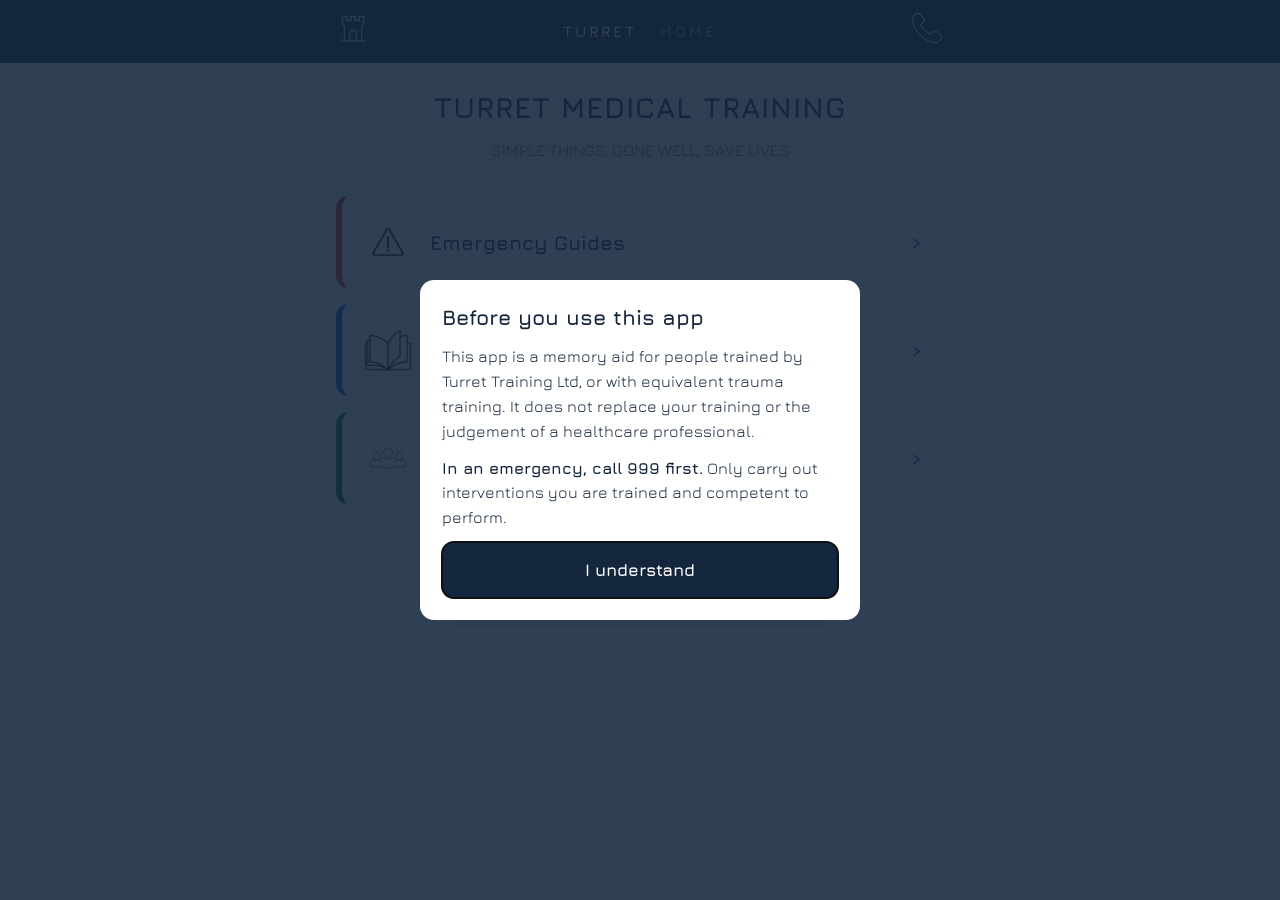
<file: index.html>
<!DOCTYPE html>
<html lang="en-GB">
<head>
  <meta charset="UTF-8">
  <meta name="viewport" content="width=device-width, initial-scale=1">
  <meta name="theme-color" content="#151a21">
  <title>Turret Training - Home</title>
  <link rel="manifest" href="/manifest.json">                         <!-- tells the browser this site is installable -->
  <link rel="apple-touch-icon" href="/Images/apple-touch-icon.png">  <!-- iPhone home screen icon (iPhones ignore manifest icons) -->
  <meta name="apple-mobile-web-app-capable" content="yes">             <!-- iPhone: open full screen, without Safari's bars -->
  <link rel="stylesheet" href="/fonts/fonts.css">   <!-- load Jura from our own files instead of Google -->
  <style>
    /* ---- design tokens ---- */
    :root{
      --bg:#f5f6f8;          /* page background */
      --surface:#ffffff;     /* card / panel background */
      --navy:#14263d;         /* primary text */
      --muted:#5b6672;       /* secondary text */
      --line:#e4e7ec;        /* borders and dividers */
      --accent:#151a21;      /* per-page accent colour (set inline) */
      --radius:14px;         /* shared corner rounding */
    }

    /* ---- base ---- */
    *{ box-sizing:border-box; -webkit-tap-highlight-color:transparent; }
    html{ -webkit-text-size-adjust:100%; }               /* stop iOS auto-zoom on text */
    body{
      margin:0;
      font-family:'Jura', system-ui, -apple-system, 'Segoe UI', Roboto, sans-serif;
      background:var(--bg);
      color:var(--navy);
      font-size:17px;                                    /* bigger base for phone use */
      line-height:1.55;
    }
    a{ color:inherit; text-decoration:none; }            /* links inherit colour, no underline */
    .wrap{
      max-width:640px; margin:0 auto; padding:0 16px 48px;  /* centre + phone padding */
      position:relative;                                    /* lets the watermark sit behind */
    }
    .watermark{                                             /* big faint background logo */
      position:absolute; top:0; left:50%; transform:translateX(-50%);
      width:85%; max-width:480px; opacity:.06;
      pointer-events:none; z-index:-1;
    }

    /* ---- landing top bar ---- */
    .topbar{
      background:var(--navy); color:#fff;
      padding:11px 0;
    }
    .topbar-inner{
      max-width:640px; margin:0 auto; padding:0 16px;
      display:flex; align-items:center; justify-content:space-between;
      gap:10px; text-align:center;
    }
    .topbar .brand-logo{ height:34px; width:auto; flex:none; }
    .topbar .brand{ flex:1; font-weight:700; letter-spacing:3px; font-size:15px; }
    .topbar .brand em{ font-style:normal; opacity:.55; }

    /* ---- landing hero ---- */
    .hero{ padding:22px 0 4px; text-align:center; }
    .hero h1{ margin:0; font-size:29px; font-weight:700; letter-spacing:1px; }
    .hero p{ margin:8px 0 0; color:var(--muted); font-size:16px; }

    /* ---- home hub boxes ---- */
    .hub{ display:flex; flex-direction:column; gap:14px; margin-top:28px; }
    .hub-box{
      display:flex; align-items:center; gap:16px;
      background:var(--surface); border:1px solid var(--line);
      border-left:6px solid var(--accent);               /* colour tab down the side */
      border-radius:var(--radius); padding:20px;
    }
    .hub-icon{
      flex:none; width:52px; height:52px;
      display:flex; align-items:center; justify-content:center;
    }
    .hub-icon img{ width:100%; height:100%; object-fit:contain; }
    .hub-title{ flex:1; font-size:20px; font-weight:700; }
    .chev{ color:var(--muted); font-size:26px; font-weight:700; }

    /* ---- letter-page coloured header ---- */
    .phead{ background:var(--accent); color:#fff; padding:18px 16px 22px; }
    .phead .back{
      display:inline-block; font-size:14px; font-weight:600;
      opacity:.9; margin-bottom:14px; letter-spacing:.5px;
    }
    .phead-main{ display:flex; align-items:center; gap:14px; }
    .phead-badge{
      flex:none; width:60px; height:60px; border-radius:14px;
      background:rgba(255,255,255,.18);
      display:flex; align-items:center; justify-content:center;
      font-size:34px; font-weight:700;
    }
    .phead h1{ margin:0; font-size:26px; font-weight:700; letter-spacing:1px; }
    .phead .lead{ margin:5px 0 0; font-size:15px; opacity:.92; }

    /* ---- content blocks (letter pages) ---- */
    .block{
      background:var(--surface); border:1px solid var(--line);
      border-radius:var(--radius); padding:14px 18px; margin:12px 0;
    }
    .block h2{
      margin:0 0 8px; font-size:19px;
      padding-bottom:8px; border-bottom:2px solid var(--accent);
      display:inline-block;                              /* underline hugs the text */
    }
    .block .note{ color:var(--muted); margin:0; font-size:16px; }
    .block ul{ margin:8px 0 0; padding-left:20px; }
    .block li{ margin:7px 0; font-size:17px; }

    /* ---- full-guide button ---- */
    .fullbtn{
      display:block; text-align:center;
      background:var(--accent); color:#fff;
      font-weight:700; letter-spacing:.5px;
      padding:15px; border-radius:12px; margin:16px 0;
    }
    .fullbtn.ghost{ background:var(--surface); color:var(--accent); border:2px solid var(--accent); }

    /* ---- accessibility: keyboard focus + reduced motion ---- */
    a:focus-visible{ outline:3px solid #111; outline-offset:2px; }
    @media (prefers-reduced-motion:reduce){ *{ transition:none !important; } }

    /* ---- first-launch safety notice ---- */
    .notice{
      position:fixed; inset:0;                           /* cover the whole screen */
      background:rgba(20,38,61,.88);                     /* dark navy see-through backdrop */
      display:none;                                      /* hidden until the script shows it */
      align-items:center; justify-content:center;        /* centre the box */
      padding:16px; z-index:10;                          /* gap from screen edges; sit above everything */
    }
    .notice.show{ display:flex; }                        /* the script adds "show" to make it appear */
    .notice-box{
      background:var(--surface); border-radius:var(--radius);  /* white card, same rounding as the rest */
      padding:22px; max-width:440px;                     /* comfortable padding; not too wide */
    }
    .notice-box h2{ margin:0 0 10px; font-size:21px; }   /* heading size and spacing */
    .notice-box p{ margin:0 0 12px; font-size:16px; }    /* paragraph spacing */
    .notice-btn{
      display:block; width:100%; margin-top:6px;         /* full-width button */
      background:var(--navy); color:#fff;                /* navy button, white text */
      font:inherit; font-size:17px; font-weight:700;     /* use Jura, bold */
      border:0; border-radius:12px; padding:15px;        /* no border; big touch target */
      cursor:pointer;                                    /* hand cursor on desktop */
    }
  </style>
</head>
<body>

  <!-- Brand bar -->
  <div class="topbar">
    <div class="topbar-inner">
      <a href="index.html" aria-label="Home"><img src="/Images/turret_home.png" alt="" class="brand-logo"></a>
      <span class="brand">TURRET <em>&middot; HOME</em></span>
      <a href="/Pages/contact.html" aria-label="Contact"><img src="/Images/phone.png" alt="" class="brand-logo"></a>
    </div>
  </div>

  <div class="wrap">

    <img src="/Images/turret.png" alt="" class="watermark">

    <!-- Title -->
    <div class="hero">
      <h1>TURRET MEDICAL TRAINING</h1>
      <p>SIMPLE THINGS, DONE WELL, SAVE LIVES</p>
    </div>

    <!-- Hub: the three main sections -->
    <nav class="hub">
      <a class="hub-box" style="--accent:#d92d20" href="/Pages/emergency.html">
        <span class="hub-icon"><img src="/Images/emergency.jpg" alt=""></span>
        <span class="hub-title">Emergency Guides</span>
        <span class="chev">&rsaquo;</span>
      </a>
      <a class="hub-box" style="--accent:#175cd3" href="/Pages/d13resources.html">
        <span class="hub-icon"><img src="/Images/book.png" alt=""></span>
        <span class="hub-title">D13 Resources</span>
        <span class="chev">&rsaquo;</span>
      </a>
      <a class="hub-box" style="--accent:#067647" href="/Pages/aboutus.html">
        <span class="hub-icon"><img src="/Images/aboutus.png" alt=""></span>
        <span class="hub-title">About Us</span>
        <span class="chev">&rsaquo;</span>
      </a>
    </nav>

  </div>

  <!-- First-launch safety notice (shown once per phone) -->
  <div class="notice" id="notice" role="dialog" aria-modal="true" aria-labelledby="notice-title">  <!-- screen readers announce it as a dialog -->
    <div class="notice-box">
      <h2 id="notice-title">Before you use this app</h2>                                              <!-- heading read out first -->
      <p>This app is a memory aid for people trained by Turret Training Ltd, or with equivalent trauma training. It does not replace your training or the judgement of a healthcare professional.</p>
      <p><strong>In an emergency, call 999 first.</strong> Only carry out interventions you are trained and competent to perform.</p>
      <button class="notice-btn" id="notice-ok">I understand</button>                                <!-- the only way to close it -->
    </div>
  </div>

<script>
  const notice = document.getElementById('notice');                // the notice box
  const okButton = document.getElementById('notice-ok');           // its button
  let seen = false;                                                // assume not seen yet
  try { seen = localStorage.getItem('turretNotice') === 'v1'; }    // has this phone already accepted version 1?
  catch (e) {}                                                     // some private modes block storage; then just show it
  if (!seen) {                                                     // not accepted yet...
    notice.classList.add('show');                                  // ...show the notice
    okButton.focus();                                              // put keyboard/screen-reader focus on the button
  }
  okButton.addEventListener('click', () => {                       // when "I understand" is tapped
    try { localStorage.setItem('turretNotice', 'v1'); } catch (e) {} // remember it on this phone
    notice.classList.remove('show');                               // hide the notice
  });

  if ('serviceWorker' in navigator) {             // only on browsers that support service workers
    navigator.serviceWorker.register('/sw.js');   // install our service worker from the root of the site
  }
</script>
</body>
</html>
</file>
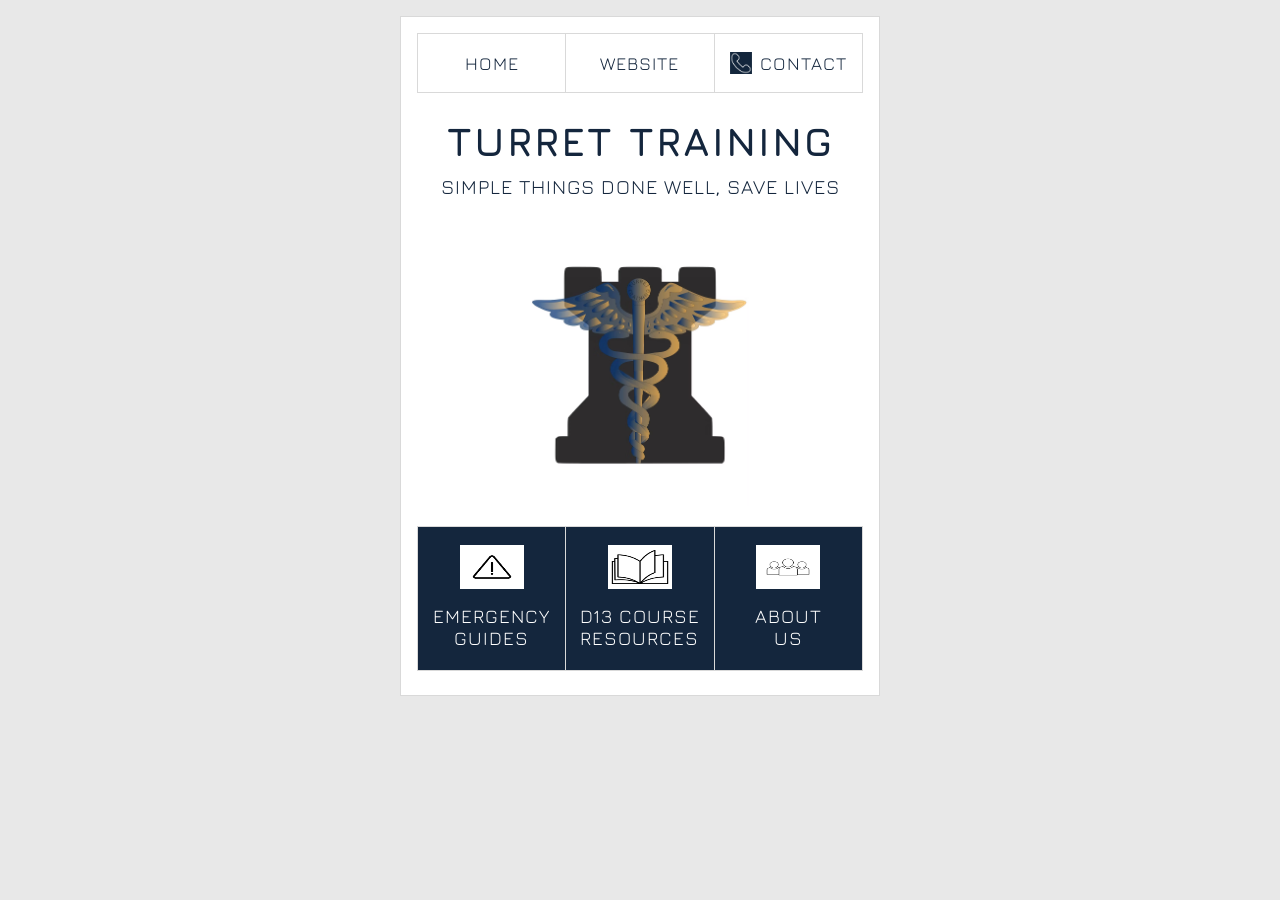
<file: Pages/index.html>
<!DOCTYPE html>
<html lang="en">
<head>
<meta charset="UTF-8">
<meta name="viewport" content="width=device-width, initial-scale=1.0">
<link rel="preconnect" href="https://fonts.googleapis.com">
<link rel="preconnect" href="https://fonts.gstatic.com" crossorigin>
<link href="https://fonts.googleapis.com/css2?family=Jura:wght@300..700&display=swap" rel="stylesheet">
<title>Turret Training</title>
<style>
  :root {
    --navy: #14263d;
    --line: #d9d9d9;
    --page-bg: #e8e8e8;
  }

  * { box-sizing: border-box; margin: 0; padding: 0; }

  body {
    font-family: "Jura", sans-serif;
    background: var(--page-bg);
    color: var(--navy);
    display: flex; 
    justify-content: center;
    padding: 16px; 
  }

  .app {
    width: 100%;
    max-width: 480px;
    background: #fff;
    border: 1px solid var(--line);
    display: flex;
    flex-direction: column;
  }

  /* Top nav */
  nav {
    display: flex;
    border: 1px solid var(--line);
    margin: 16px;
  }
  nav a {
    flex: 1;
    text-align: center;
    padding: 18px 8px;
    font-size: 18px;
    letter-spacing: 1px;
    text-decoration: none;
    color: var(--navy);
    border-right: 1px solid var(--line);
    display: flex;
    align-items: center;
    justify-content: center;
    gap: 8px;
  }
  nav a:last-child { border-right: none; }

  .phone-mark {
    display: inline-block;
    border: 1px solid var(--navy);
    border-radius: 3px;
    font-size: 10px;
    padding: 2px 4px;
    letter-spacing: 0;
  }

  /* Title */
  .title {
    text-align: center;
    font-weight: 800;
    font-size: 40px;
    letter-spacing: 2px;
    margin-top: 8px;
  }
  .subtitle {
    text-align: center;
    font-size: 20px;
    letter-spacing: 1px;
    margin: 10px 0 8px;
  }

  /* Placeholder box shared style */
  .img-box {
    display: flex;
    align-items: center;
    justify-content: center;
    background: #f2f2f2;
    border: 1px dashed #b9b9b9;
    color: #8a8a8a;
    letter-spacing: 2px;
    text-transform: uppercase;
  }

  /* Hero image placeholder */
  .hero {
    margin: 0 16px;
    display: flex;
    justify-content: center;
    align-items: center;
    max-height: 300px;     /* the height cap — lower this to shrink further */
    overflow: hidden;
}
.hero img {
    max-width: 100%;
    max-height: 300px;     /* keep this the same as .hero's max-height */
    object-fit: contain;
}

  /* Bottom tiles */
  .tiles {
    display: flex;
    border-top: 1px solid var(--line);
    margin: 20px 16px 24px;
    border: 1px solid var(--line);
  }
  .tile {
    flex: 1;
    text-align: center;
    padding: 18px 8px 20px;
    border-right: 1px solid var(--line);
    cursor: pointer;
    background: #fff;
    color: var(--navy);
    text-decoration: none;
  }
  .tile:last-child { border-right: none; }
  .tile.active {
    background: var(--navy);
    color: #fff;
  }
  .tile .icon {
    width: 64px;
    height: 44px;
    margin: 0 auto 14px;
    font-size: 11px;
  }
  .tile .label {
    font-size: 19px;
    line-height: 1.15;
    letter-spacing: 1px;
  }
</style>
</head>
<body>
  <div class="app">

    <nav>
      <a href="/Pages/index.html">HOME</a>
      <a href="https://www.turretmedtraining.com "target="_blank" >WEBSITE</a>
      <a href="https://www.turretmedtraining.com/contact" target="_blank"><img src="/Images/phone.png" alt="" style="width:22px;height:22px;"> CONTACT</a>
      
    </nav>

    <h1 class="title">TURRET TRAINING</h1>
    <p class="subtitle">SIMPLE THINGS DONE WELL, SAVE LIVES</p>

    <div class="hero"><img src="/Images/turret.png" alt="Turret Training logo"></div>

    <div class="tiles">
      <a href="/Pages/emergency.html" class="tile active">
        <img src="/Images/emergency.jpg" alt="" class="icon">
        <div class="label">EMERGENCY<br>GUIDES</div>
      </a>
      <a href="/Pages/d13resources.html" class="tile active">
        <img src="/Images/book.png" alt="" class="icon">
        <div class="label">D13 COURSE<br>RESOURCES</div>
      </a>
      <a href="/Pages/aboutus.html" class="tile active">
        <img src="/Images/aboutus.png" alt="" class="icon">
        <div class="label">ABOUT<br>US</div>
      </a>
    </div>

  </div>

  

</body>
</html>
</file>
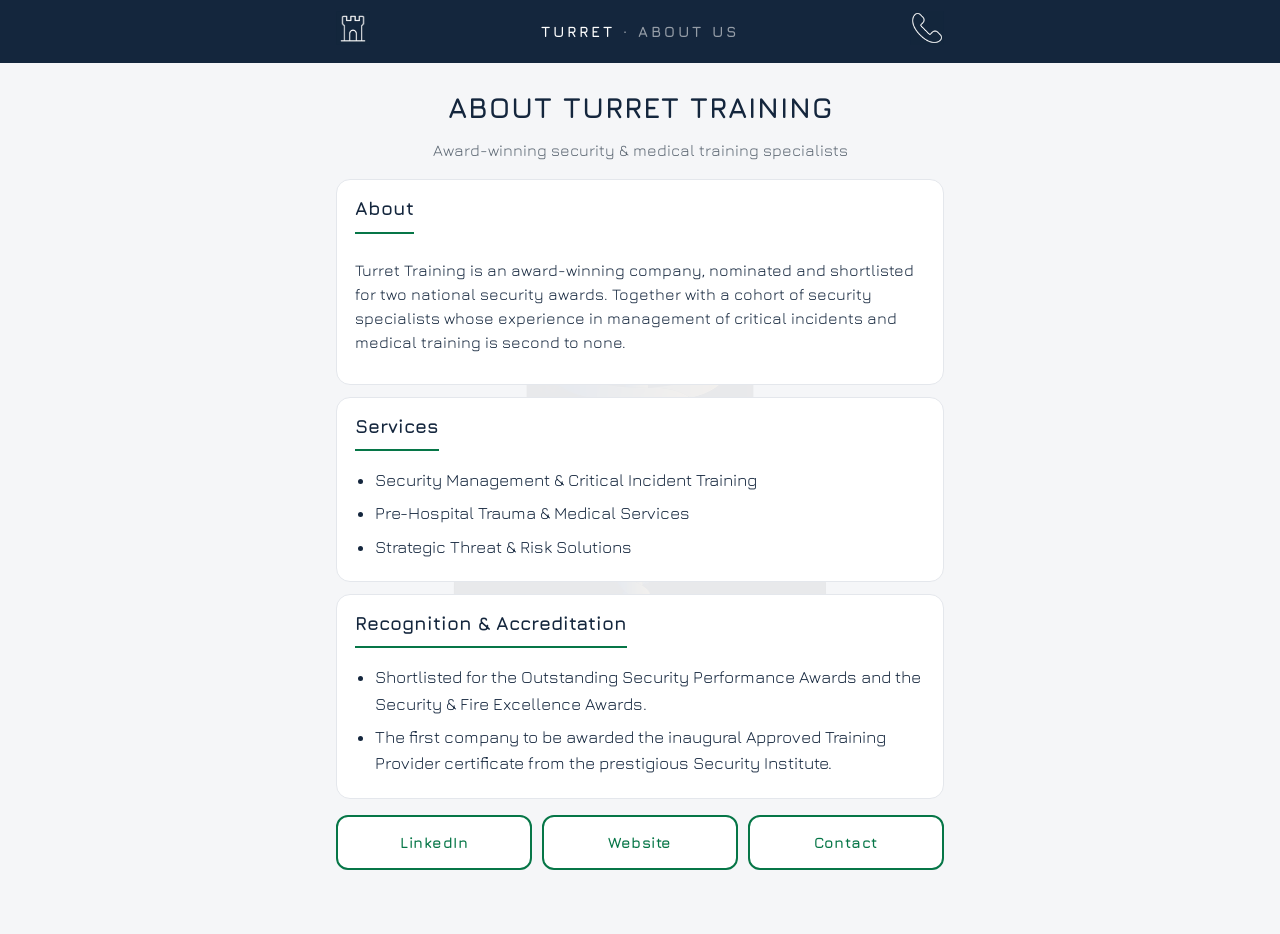
<file: Pages/aboutus.html>
<!DOCTYPE html>
<html lang="en-GB">
<head>
  <meta charset="UTF-8">
  <meta name="viewport" content="width=device-width, initial-scale=1">
  <meta name="theme-color" content="#151a21">
  <title>About Us · Turret Training</title>
  <link rel="manifest" href="/manifest.json">                         <!-- tells the browser this site is installable -->
  <link rel="apple-touch-icon" href="/Images/apple-touch-icon.png">  <!-- iPhone home screen icon (iPhones ignore manifest icons) -->
  <meta name="apple-mobile-web-app-capable" content="yes">             <!-- iPhone: open full screen, without Safari's bars -->
  <link rel="stylesheet" href="/fonts/fonts.css">   <!-- load Jura from our own files instead of Google -->
  <style>
    /* ---- design tokens ---- */
    :root{
      --bg:#f5f6f8;          /* page background */
      --surface:#ffffff;     /* card / panel background */
      --navy:#14263d;         /* primary text */
      --muted:#5b6672;       /* secondary text */
      --line:#e4e7ec;        /* borders and dividers */
      --accent:#067647;      /* per-page accent colour */
      --radius:14px;         /* shared corner rounding */
    }

    /* ---- base ---- */
    *{ box-sizing:border-box; -webkit-tap-highlight-color:transparent; }
    html{ -webkit-text-size-adjust:100%; }               /* stop iOS auto-zoom on text */
    body{
      margin:0;
      font-family:'Jura', system-ui, -apple-system, 'Segoe UI', Roboto, sans-serif;
      background:var(--bg);
      color:var(--navy);
      font-size:17px;                                    /* bigger base for phone use */
      line-height:1.55;
    }
    a{ color:inherit; text-decoration:none; }            /* links inherit colour, no underline */
    .wrap{
      max-width:640px; margin:0 auto; padding:0 16px 48px;  /* centre + phone padding */
      position:relative;                                    /* lets the watermark sit behind */
    }
    .watermark{                                             /* big faint background logo */
      position:absolute; top:0; left:50%; transform:translateX(-50%);
      width:85%; max-width:480px; opacity:.06;
      pointer-events:none; z-index:-1;
    }

    /* ---- landing top bar ---- */
    .topbar{
      background:var(--navy); color:#fff;
      padding:11px 0;
    }
    .topbar-inner{
      max-width:640px; margin:0 auto; padding:0 16px;
      display:flex; align-items:center; justify-content:space-between;
      gap:10px; text-align:center;
    }
    .topbar .brand-logo{ height:34px; width:auto; flex:none; }
    .topbar .brand{ flex:1; font-weight:700; letter-spacing:3px; font-size:15px; }
    .topbar .brand em{ font-style:normal; opacity:.55; }

    /* ---- landing hero ---- */
    .hero{ padding:22px 0 4px; text-align:center; }
    .hero h1{ margin:0; font-size:29px; font-weight:700; letter-spacing:1px; }
    .hero p{ margin:8px 0 0; color:var(--muted); font-size:16px; }

    /* ---- content blocks ---- */
    .block{
      background:var(--surface); border:1px solid var(--line);
      border-radius:var(--radius); padding:14px 18px; margin:12px 0;
    }
    .block h2{
      margin:0 0 8px; font-size:19px;
      padding-bottom:8px; border-bottom:2px solid var(--accent);
      display:inline-block;                              /* underline hugs the text */
    }
    .block p{ font-size:16px; line-height:1.5; }
    .block .note{ color:var(--muted); margin:0; font-size:16px; }
    .block ul{ margin:8px 0 0; padding-left:20px; }
    .block li{ margin:7px 0; font-size:17px; }

    /* ---- keep in touch row ---- */
    .touch{ display:flex; gap:10px; margin:16px 0; }
    .touch a{
      flex:1; text-align:center;
      background:var(--accent); color:#fff;
      font-weight:700; letter-spacing:.5px; font-size:15px;
      padding:14px 6px; border-radius:12px;
    }
    .touch a.ghost{ background:var(--surface); color:var(--accent); border:2px solid var(--accent); }

    /* ---- accessibility: keyboard focus + reduced motion ---- */
    a:focus-visible{ outline:3px solid #111; outline-offset:2px; }
    @media (prefers-reduced-motion:reduce){ *{ transition:none !important; } }
  </style>
</head>
<body>

  <!-- Brand bar -->
  <div class="topbar">
    <div class="topbar-inner">
      <a href="/index.html" aria-label="Home"><img src="/Images/turret_home.png" alt="" class="brand-logo"></a>
      <span class="brand">TURRET <em>&middot; ABOUT US</em></span>
      <a href="/Pages/contact.html" aria-label="Contact"><img src="/Images/phone.png" alt="" class="brand-logo"></a>
    </div>
  </div>

  <div class="wrap">

    <img src="/Images/turret.png" alt="" class="watermark">

    <!-- Title -->
    <div class="hero">
      <h1>ABOUT TURRET TRAINING</h1>
      <p>Award-winning security &amp; medical training specialists</p>
    </div>

    <section class="block">
      <h2>About</h2>
      <p>Turret Training is an award-winning company, nominated and shortlisted for two national security awards. Together with a cohort of security specialists whose experience in management of critical incidents and medical training is second to none.</p>
    </section>

    <section class="block">
      <h2>Services</h2>
      <ul>
        <li>Security Management &amp; Critical Incident Training</li>
        <li>Pre-Hospital Trauma &amp; Medical Services</li>
        <li>Strategic Threat &amp; Risk Solutions</li>
      </ul>
    </section>

    <section class="block">
      <h2>Recognition &amp; Accreditation</h2>
      <ul>
        <li>Shortlisted for the Outstanding Security Performance Awards and the Security &amp; Fire Excellence Awards.</li>
        <li>The first company to be awarded the inaugural Approved Training Provider certificate from the prestigious Security Institute.</li>
      </ul>
    </section>

    <!-- Keep in touch -->
    <nav class="touch">
      <a class="ghost" href="https://www.linkedin.com/in/simon-rogers-msyl-b0b28916a/" target="_blank" rel="noopener">LinkedIn</a>
      <a class="ghost" href="https://www.turretmedtraining.com" target="_blank" rel="noopener">Website</a>
      <a class="ghost" href="/Pages/contact.html">Contact</a>
    </nav>

  </div>
<script>
  if ('serviceWorker' in navigator) {             // only on browsers that support service workers
    navigator.serviceWorker.register('/sw.js');   // install our service worker from the root of the site
  }
</script>
</body>
</html>
</file>
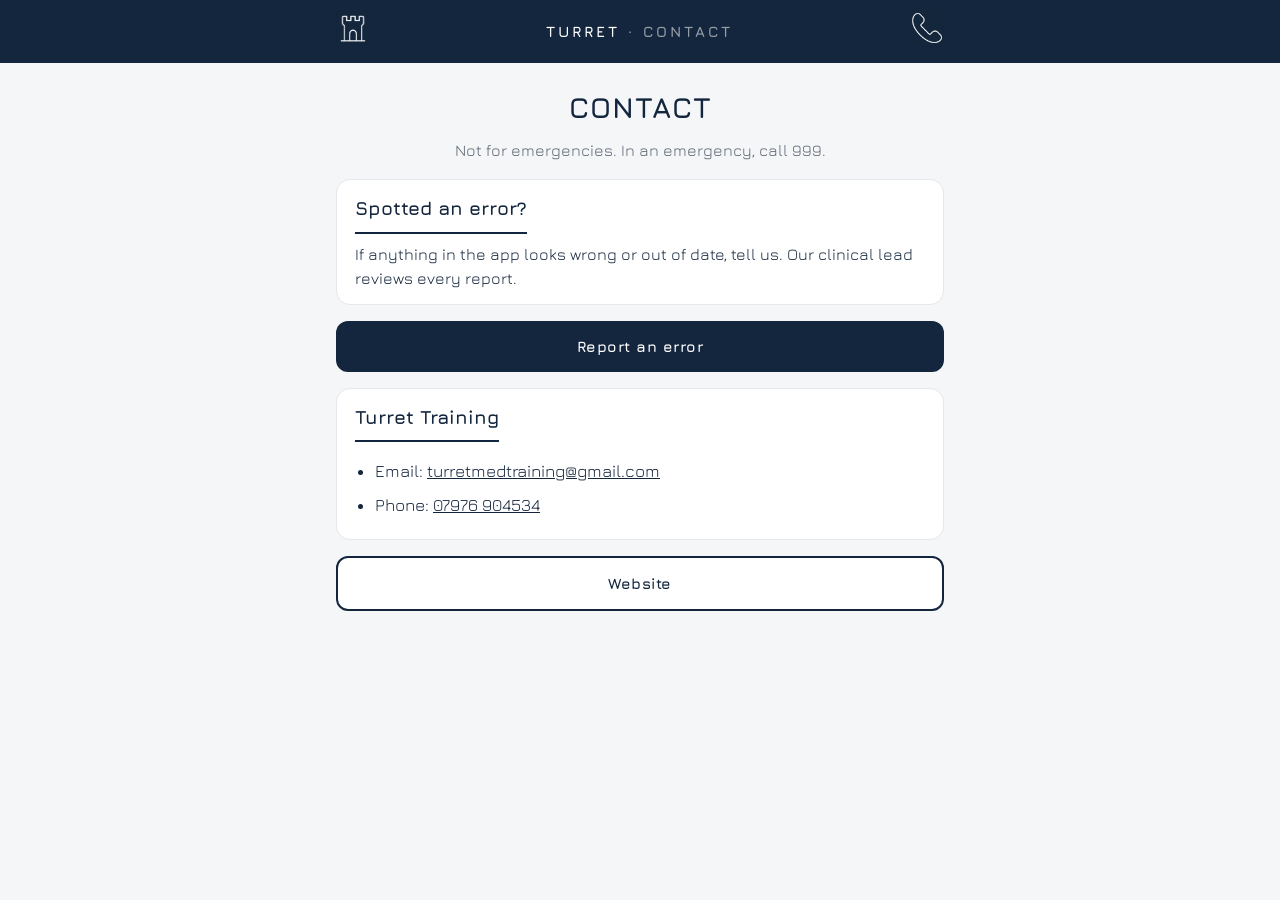
<file: Pages/contact.html>
<!DOCTYPE html>
<html lang="en-GB">
<head>
  <meta charset="UTF-8">
  <meta name="viewport" content="width=device-width, initial-scale=1">
  <meta name="theme-color" content="#151a21">
  <title>Contact · Turret Training</title>
  <link rel="manifest" href="/manifest.json">                         <!-- tells the browser this site is installable -->
  <link rel="apple-touch-icon" href="/Images/apple-touch-icon.png">  <!-- iPhone home screen icon -->
  <meta name="apple-mobile-web-app-capable" content="yes">             <!-- iPhone: open full screen -->
  <link rel="stylesheet" href="/fonts/fonts.css">                     <!-- Jura from our own files -->
  <style>
    /* ---- design tokens ---- */
    :root{
      --bg:#f5f6f8;          /* page background */
      --surface:#ffffff;     /* card / panel background */
      --navy:#14263d;        /* primary text */
      --muted:#5b6672;       /* secondary text */
      --line:#e4e7ec;        /* borders and dividers */
      --accent:#14263d;      /* this page's accent: navy */
      --radius:14px;         /* shared corner rounding */
    }

    /* ---- base ---- */
    *{ box-sizing:border-box; -webkit-tap-highlight-color:transparent; }
    html{ -webkit-text-size-adjust:100%; }               /* stop iOS auto-zoom on text */
    body{
      margin:0;
      font-family:'Jura', system-ui, -apple-system, 'Segoe UI', Roboto, sans-serif;
      background:var(--bg);
      color:var(--navy);
      font-size:17px;                                    /* bigger base for phone use */
      line-height:1.55;
    }
    a{ color:inherit; text-decoration:none; }            /* links inherit colour, no underline */
    .wrap{
      max-width:640px; margin:0 auto; padding:0 16px 48px;  /* centre + phone padding */
    }

    /* ---- top bar ---- */
    .topbar{
      background:var(--navy); color:#fff;
      padding:11px 0;
    }
    .topbar-inner{
      max-width:640px; margin:0 auto; padding:0 16px;
      display:flex; align-items:center; justify-content:space-between;
      gap:10px; text-align:center;
    }
    .topbar .brand-logo{ height:34px; width:auto; flex:none; }
    .topbar .brand{ flex:1; font-weight:700; letter-spacing:3px; font-size:15px; }
    .topbar .brand em{ font-style:normal; opacity:.55; }

    /* ---- hero ---- */
    .hero{ padding:22px 0 4px; text-align:center; }
    .hero h1{ margin:0; font-size:29px; font-weight:700; letter-spacing:1px; }
    .hero p{ margin:8px 0 0; color:var(--muted); font-size:16px; }

    /* ---- content blocks ---- */
    .block{
      background:var(--surface); border:1px solid var(--line);
      border-radius:var(--radius); padding:14px 18px; margin:12px 0;
    }
    .block h2{
      margin:0 0 8px; font-size:19px;
      padding-bottom:8px; border-bottom:2px solid var(--accent);
      display:inline-block;                              /* underline hugs the text */
    }
    .block p{ font-size:16px; line-height:1.5; margin:0; }
    .block ul{ margin:8px 0 0; padding-left:20px; }
    .block li{ margin:7px 0; font-size:17px; }
    .block li a{ text-decoration:underline; }            /* make email and phone look tappable */

    /* ---- button row ---- */
    .touch{ display:flex; gap:10px; margin:16px 0; }
    .touch a{
      flex:1; text-align:center;
      background:var(--accent); color:#fff;              /* solid navy button */
      font-weight:700; letter-spacing:.5px; font-size:15px;
      padding:14px 6px; border-radius:12px;
    }
    .touch a.ghost{ background:var(--surface); color:var(--accent); border:2px solid var(--accent); }  /* outlined button */

    /* ---- accessibility: keyboard focus + reduced motion ---- */
    a:focus-visible{ outline:3px solid #111; outline-offset:2px; }
    @media (prefers-reduced-motion:reduce){ *{ transition:none !important; } }
  </style>
</head>
<body>

  <!-- Brand bar -->
  <div class="topbar">
    <div class="topbar-inner">
      <a href="/index.html" aria-label="Home"><img src="/Images/turret_home.png" alt="" class="brand-logo"></a>
      <span class="brand">TURRET <em>&middot; CONTACT</em></span>
      <a href="/Pages/contact.html" aria-label="Contact"><img src="/Images/phone.png" alt="" class="brand-logo"></a>
    </div>
  </div>

  <div class="wrap">

    <!-- Title -->
    <div class="hero">
      <h1>CONTACT</h1>
      <p>Not for emergencies. In an emergency, call 999.</p>  <!-- make sure nobody uses this page for urgent help -->
    </div>

    <!-- Report a problem with the content -->
    <section class="block">
      <h2>Spotted an error?</h2>
      <p>If anything in the app looks wrong or out of date, tell us. Our clinical lead reviews every report.</p>
    </section>
    <nav class="touch">
      <a href="mailto:turretmedtraining@gmail.com?subject=App%20content%20error&body=Page%3A%20%0AWhat%20looks%20wrong%3A%20%0A">Report an error</a>  <!-- opens the mail app with subject and template filled in -->
    </nav>

    <!-- General contact -->
    <section class="block">
      <h2>Turret Training</h2>
      <ul>
        <li>Email: <a href="mailto:turretmedtraining@gmail.com">turretmedtraining@gmail.com</a></li>  <!-- opens the mail app -->
        <li>Phone: <a href="tel:+447976904534">07976 904534</a></li>                                    <!-- opens the phone dialler -->
      </ul>
    </section>
    <nav class="touch">
      <a class="ghost" href="https://www.turretmedtraining.com" target="_blank" rel="noopener">Website</a>  <!-- needs signal; opens in the browser -->
    </nav>

  </div>

<script>
  if ('serviceWorker' in navigator) {             // only on browsers that support service workers
    navigator.serviceWorker.register('/sw.js');   // install our service worker from the root of the site
  }
</script>
</body>
</html>
</file>
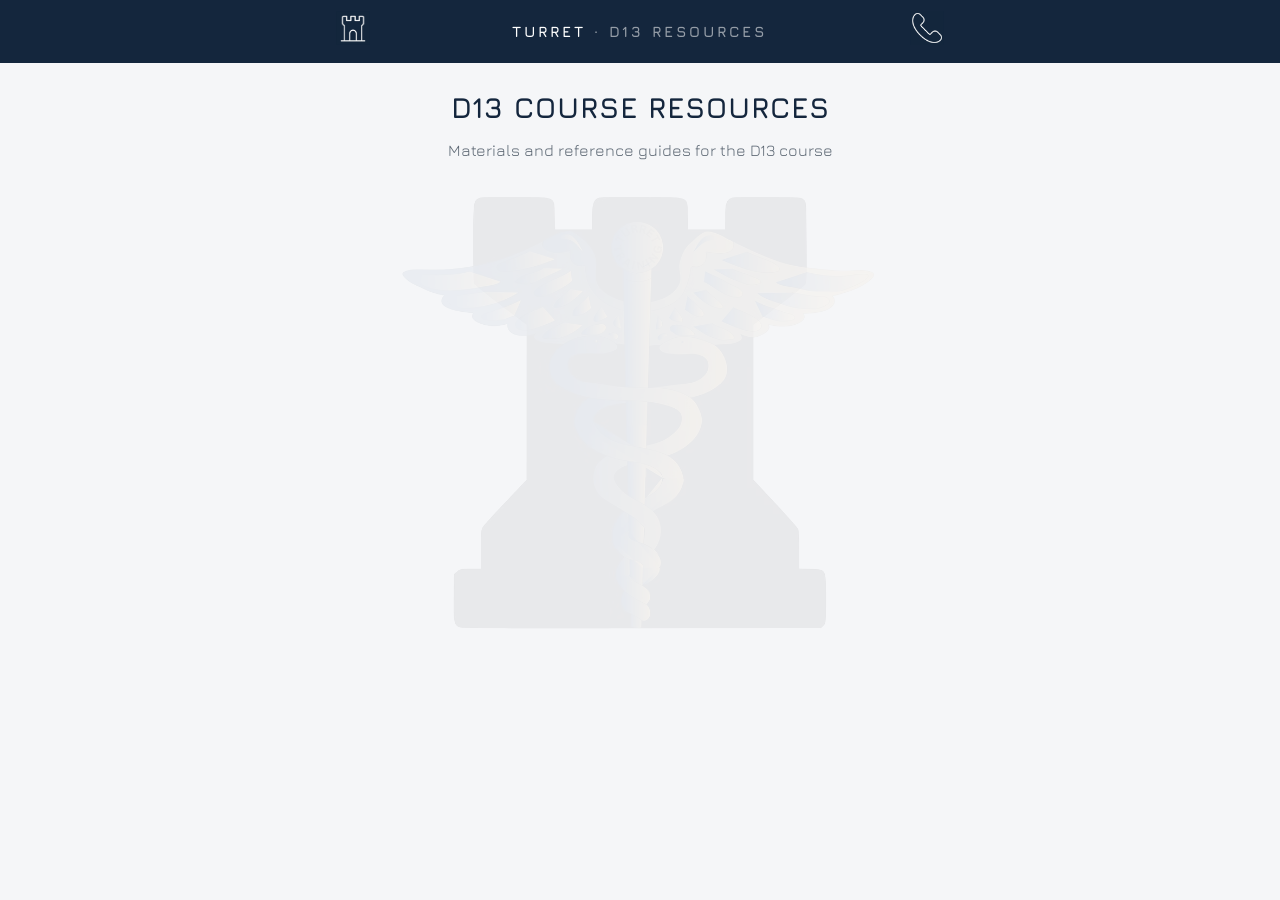
<file: Pages/d13resources.html>
<!DOCTYPE html>
<html lang="en-GB">
<head>
  <meta charset="UTF-8">
  <meta name="viewport" content="width=device-width, initial-scale=1">
  <meta name="theme-color" content="#151a21">
  <title>D13 Resources · Turret Training</title>
  <link rel="manifest" href="/manifest.json">                         <!-- tells the browser this site is installable -->
  <link rel="apple-touch-icon" href="/Images/apple-touch-icon.png">  <!-- iPhone home screen icon (iPhones ignore manifest icons) -->
  <meta name="apple-mobile-web-app-capable" content="yes">             <!-- iPhone: open full screen, without Safari's bars -->
  <link rel="stylesheet" href="/fonts/fonts.css">   <!-- load Jura from our own files instead of Google -->
  <style>
    /* ---- design tokens ---- */
    :root{
      --bg:#f5f6f8;          /* page background */
      --surface:#ffffff;     /* card / panel background */
      --navy:#14263d;         /* primary text */
      --muted:#5b6672;       /* secondary text */
      --line:#e4e7ec;        /* borders and dividers */
      --accent:#175cd3;      /* per-page accent colour */
      --radius:14px;         /* shared corner rounding */
    }

    /* ---- base ---- */
    *{ box-sizing:border-box; -webkit-tap-highlight-color:transparent; }
    html{ -webkit-text-size-adjust:100%; }               /* stop iOS auto-zoom on text */
    body{
      margin:0;
      font-family:'Jura', system-ui, -apple-system, 'Segoe UI', Roboto, sans-serif;
      background:var(--bg);
      color:var(--navy);
      font-size:17px;                                    /* bigger base for phone use */
      line-height:1.55;
    }
    a{ color:inherit; text-decoration:none; }            /* links inherit colour, no underline */
    .wrap{
      max-width:640px; margin:0 auto; padding:0 16px 48px;  /* centre + phone padding */
      position:relative;                                    /* lets the watermark sit behind */
    }
    .watermark{                                             /* big faint background logo */
      position:absolute; top:0; left:50%; transform:translateX(-50%);
      width:85%; max-width:480px; opacity:.06;
      pointer-events:none; z-index:-1;
    }

    /* ---- landing top bar ---- */
    .topbar{
      background:var(--navy); color:#fff;
      padding:11px 0;
    }
    .topbar-inner{
      max-width:640px; margin:0 auto; padding:0 16px;
      display:flex; align-items:center; justify-content:space-between;
      gap:10px; text-align:center;
    }
    .topbar .brand-logo{ height:34px; width:auto; flex:none; }
    .topbar .brand{ flex:1; font-weight:700; letter-spacing:3px; font-size:15px; }
    .topbar .brand em{ font-style:normal; opacity:.55; }

    /* ---- landing hero ---- */
    .hero{ padding:22px 0 4px; text-align:center; }
    .hero h1{ margin:0; font-size:29px; font-weight:700; letter-spacing:1px; }
    .hero p{ margin:8px 0 0; color:var(--muted); font-size:16px; }

    /* ---- hero image ---- */
    .hero-img{
      background:var(--surface); border:1px solid var(--line);
      border-radius:var(--radius); margin:16px 0;
      display:flex; justify-content:center; align-items:center;
      padding:24px; overflow:hidden;
    }
    .hero-img img{ max-width:100%; max-height:320px; object-fit:contain; }

    /* ---- content blocks ---- */
    .block{
      background:var(--surface); border:1px solid var(--line);
      border-radius:var(--radius); padding:14px 18px; margin:12px 0;
    }
    .block h2{
      margin:0 0 8px; font-size:19px;
      padding-bottom:8px; border-bottom:2px solid var(--accent);
      display:inline-block;                              /* underline hugs the text */
    }
    .block p{ font-size:16px; line-height:1.5; }
    .block .note{ color:var(--muted); margin:0; font-size:16px; }
    .block ul{ margin:8px 0 0; padding-left:20px; }
    .block li{ margin:7px 0; font-size:17px; }

    /* ---- accessibility: keyboard focus + reduced motion ---- */
    a:focus-visible{ outline:3px solid #111; outline-offset:2px; }
    @media (prefers-reduced-motion:reduce){ *{ transition:none !important; } }
  </style>
</head>
<body>

  <!-- Brand bar -->
  <div class="topbar">
    <div class="topbar-inner">
      <a href="/index.html" aria-label="Home"><img src="/Images/turret_home.png" alt="" class="brand-logo"></a>
      <span class="brand">TURRET <em>&middot; D13 RESOURCES</em></span>
      <a href="/Pages/contact.html" aria-label="Contact"><img src="/Images/phone.png" alt="" class="brand-logo"></a>
    </div>
  </div>

  <div class="wrap">

    <img src="/Images/turret.png" alt="" class="watermark">

    <!-- Title -->
    <div class="hero">
      <h1>D13 COURSE RESOURCES</h1>
      <p>Materials and reference guides for the D13 course</p>
    </div>

 

  </div>
<script>
  if ('serviceWorker' in navigator) {             // only on browsers that support service workers
    navigator.serviceWorker.register('/sw.js');   // install our service worker from the root of the site
  }
</script>
</body>
</html>
</file>
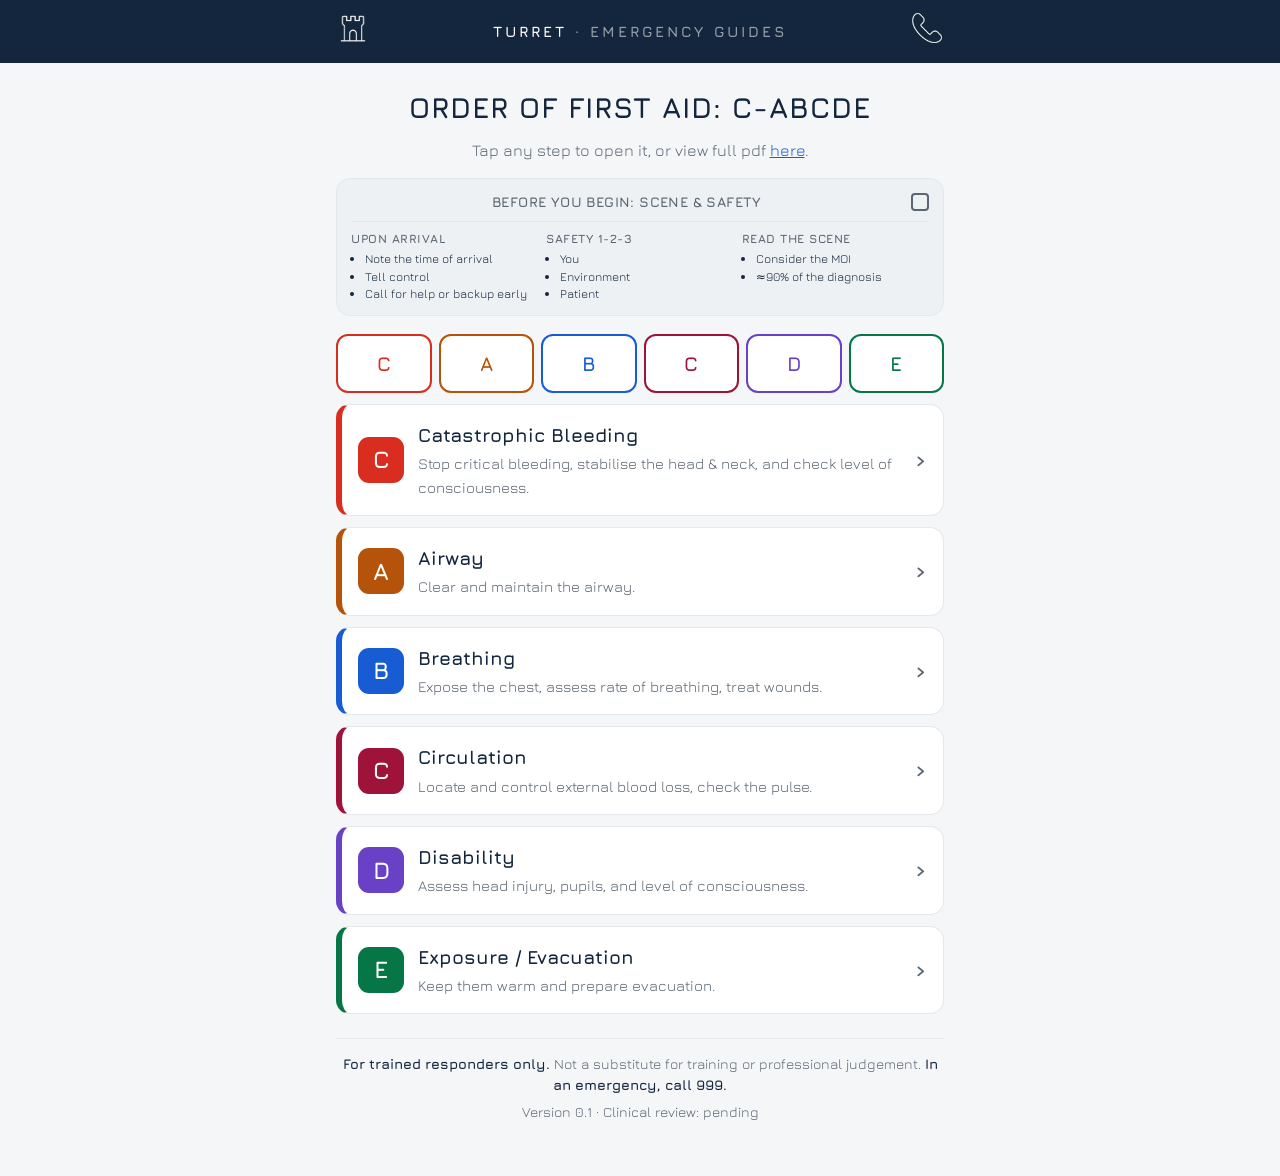
<file: Pages/emergency.html>
<!DOCTYPE html>
<html lang="en-GB">
<head>
  <meta charset="UTF-8">
  <meta name="viewport" content="width=device-width, initial-scale=1">
  <meta name="theme-color" content="#151a21">
  <title>Emergency Guides</title>
  <link rel="manifest" href="/manifest.json">                         <!-- tells the browser this site is installable -->
  <link rel="apple-touch-icon" href="/Images/apple-touch-icon.png">  <!-- iPhone home screen icon (iPhones ignore manifest icons) -->
  <meta name="apple-mobile-web-app-capable" content="yes">             <!-- iPhone: open full screen, without Safari's bars -->
  <link rel="stylesheet" href="/fonts/fonts.css">   <!-- load Jura from our own files instead of Google -->
  <style>
    /* ---- design tokens ---- */
    :root{
      --bg:#f5f6f8;          /* page background */
      --surface:#ffffff;     /* card / panel background */
      --navy:#14263d;         /* primary text */
      --muted:#5b6672;       /* secondary text */
      --line:#e4e7ec;        /* borders and dividers */
      --accent:#151a21;      /* per-page accent colour (set inline) */
      --radius:14px;         /* shared corner rounding */
    }

    /* ---- base ---- */
    *{ box-sizing:border-box; -webkit-tap-highlight-color:transparent; }
    html{ -webkit-text-size-adjust:100%; }               /* stop iOS auto-zoom on text */
    body{
      margin:0;
      font-family:'Jura', system-ui, -apple-system, 'Segoe UI', Roboto, sans-serif;
      background:var(--bg);
      color:var(--navy);
      font-size:17px;                                    /* bigger base for phone use */
      line-height:1.55;
    }
    a{ color:inherit; text-decoration:none; }            /* links inherit colour, no underline */
    a.pdf-link, a.pdf-link:visited{ color:#175cd3; text-decoration:underline; }
    .wrap{ max-width:640px; margin:0 auto; padding:0 16px 48px; }  /* centre + phone padding */

    /* ---- landing top bar ---- */
    .topbar{
      background:var(--navy); color:#fff;
      padding:11px 0;
    }
    .topbar-inner{
      max-width:640px; margin:0 auto; padding:0 16px;
      display:flex; align-items:center; justify-content:space-between;
      gap:10px; text-align:center;
    }
    .topbar .brand-logo{ height:34px; width:auto; flex:none; }
    .topbar .brand{
      flex:1; min-width:0; font-weight:700;
      white-space:nowrap;
      letter-spacing:clamp(1px, 0.6vw, 3px);
      font-size:clamp(11px, 3.4vw, 15px);
    }
    .topbar .brand em{ font-style:normal; opacity:.55; }

    /* ---- landing hero ---- */
    .hero{ padding:22px 0 4px; text-align:center; }
    .hero h1{ margin:0; font-size:29px; font-weight:700; letter-spacing:1px; }
    .hero p{ margin:8px 0 0; color:var(--muted); font-size:16px; }

    /* ---- the C·A·B·C·D·E spine (on every page) ---- */
    .spine{ display:flex; gap:7px; margin:18px 0 4px; }
    .spine a{
      flex:1; text-align:center; padding:12px 0; border-radius:12px;
      font-weight:700; font-size:20px;
      border:2px solid var(--c); color:var(--c); background:var(--surface);
    }
    .spine a.active{ background:var(--c); color:#fff; }   /* the step you're on */

    /* ---- landing step cards ---- */
    .card{
      display:flex; align-items:center; gap:14px;
      background:var(--surface); border:1px solid var(--line);
      border-left:6px solid var(--accent);               /* colour tab down the side */
      border-radius:var(--radius); padding:16px; margin:11px 0;
    }
    .badge{
      flex:none; width:46px; height:46px; border-radius:11px;
      background:var(--accent); color:#fff;
      display:flex; align-items:center; justify-content:center;
      font-size:24px; font-weight:700;
    }
    .card-body{ flex:1; min-width:0; }
    .card-title{ display:block; font-size:19px; font-weight:700; }
    .card-sum{ display:block; color:var(--muted); font-size:15px; margin-top:2px; }
    .chev{ color:var(--muted); font-size:26px; font-weight:700; }

    /* ---- scene & safety banner: static reminder, not a link (same on every page) ---- */
    .scene-banner{
      background:#eef1f4; border:1px solid var(--line);
      border-radius:var(--radius); padding:12px 14px; margin:11px 0;
    }
    .scene-banner summary{
      display:flex; align-items:center; gap:8px;
      list-style:none; cursor:pointer;
    }
    .scene-banner summary::-webkit-details-marker{ display:none; }
    .scene-banner .banner-title{
      flex:1; min-width:0; text-align:center; overflow:hidden; text-overflow:ellipsis;
      font-weight:700; white-space:nowrap;
      letter-spacing:clamp(.1px, .3vw, .4px); text-transform:uppercase; color:var(--muted);
      font-size:clamp(10.5px, 3.1vw, 14px);
    }
    .scene-banner .banner-toggle{
      flex:none;
      width:18px; height:18px; border:2px solid var(--muted); border-radius:4px;
      display:flex; align-items:center; justify-content:center;
      font-size:12px; font-weight:700; line-height:1; color:var(--muted);
    }
    .scene-banner:not([open]) .banner-toggle::before{ content:"\2713"; }
    .scene-cols{
      display:flex; gap:8px; margin-top:8px; padding-top:8px;
      border-top:1px solid var(--line);
    }
    .scene-col{ flex:1; min-width:0; }
    .scene-col h3{
      margin:0 0 3px; font-size:12px; letter-spacing:.5px;
      text-transform:uppercase; color:var(--muted); font-weight:700;
    }
    .scene-col ul{ margin:0; padding-left:14px; }
    .scene-col li{ margin:1px 0; font-size:12px; line-height:1.35; }

    /* ---- letter-page coloured header ---- */
    .phead{ background:var(--accent); color:#fff; padding:18px 16px 22px; }
    .phead .back{
      display:inline-block; font-size:14px; font-weight:600;
      opacity:.9; margin-bottom:14px; letter-spacing:.5px;
    }
    .phead-main{ display:flex; align-items:center; gap:14px; }
    .phead-badge{
      flex:none; width:60px; height:60px; border-radius:14px;
      background:rgba(255,255,255,.18);
      display:flex; align-items:center; justify-content:center;
      font-size:34px; font-weight:700;
    }
    .phead h1{ margin:0; font-size:26px; font-weight:700; letter-spacing:1px; }
    .phead .lead{ margin:5px 0 0; font-size:15px; opacity:.92; }

    /* ---- content blocks (letter pages) ---- */
    .block{
      background:var(--surface); border:1px solid var(--line);
      border-radius:var(--radius); padding:14px 18px; margin:12px 0;
    }
    .block h2{
      margin:0 0 8px; font-size:19px;
      padding-bottom:8px; border-bottom:2px solid var(--accent);
      display:inline-block;                              /* underline hugs the text */
    }
    .block .note{ color:var(--muted); margin:0; font-size:16px; }
    .block ul{ margin:8px 0 0; padding-left:20px; }
    .block li{ margin:7px 0; font-size:17px; }

    /* ---- full-guide button ---- */
    .fullbtn{
      display:block; text-align:center;
      background:var(--accent); color:#fff;
      font-weight:700; letter-spacing:.5px;
      padding:15px; border-radius:12px; margin:16px 0;
    }
    .fullbtn.ghost{ background:var(--surface); color:var(--accent); border:2px solid var(--accent); }

    /* ---- accessibility: keyboard focus + reduced motion ---- */
    a:focus-visible{ outline:3px solid #111; outline-offset:2px; }
    @media (prefers-reduced-motion:reduce){ *{ transition:none !important; } }

    /* ---- safety + version footer ---- */
    .pfoot{
      margin-top:24px; padding-top:14px;                 /* space above, then a gap under the divider line */
      border-top:1px solid var(--line);                  /* thin divider, same grey as other borders */
      text-align:center;                                 /* centred under the content */
      color:var(--muted); font-size:14px; line-height:1.5; /* quieter grey text, smaller than the protocol text */
    }
    .pfoot p{ margin:0 0 6px; }                          /* small gap between the two lines */
    .pfoot strong{ color:var(--navy); }                  /* key phrases in the darker text colour */
  </style>
</head>
<body>

  <!-- Brand bar -->
  <div class="topbar">
    <div class="topbar-inner">
      <a href="/index.html" aria-label="Home"><img src="/Images/turret_home.png" alt="" class="brand-logo"></a>
      <span class="brand">TURRET <em>&middot; EMERGENCY GUIDES</em></span>
      <a href="/Pages/contact.html" aria-label="Contact"><img src="/Images/phone.png" alt="" class="brand-logo"></a>
    </div>
  </div>

  <div class="wrap">

    <!-- Title -->
    <div class="hero">
      <h1>ORDER OF FIRST AID: C-ABCDE</h1>
      <p>Tap any step to open it, or view full pdf <a href="/full_emergency_guide.pdf" target="_blank" rel="noopener" class="pdf-link">here</a>.</p>
    </div>

        <details class="scene-banner" open>
      <summary>
        <span class="banner-title">Before You Begin: Scene &amp; Safety</span>
        <span class="banner-toggle" aria-hidden="true"></span>
      </summary>
      <span class="scene-cols">
        <span class="scene-col">
          <h3>Upon arrival</h3>
          <ul>
            <li>Note the time of arrival</li>
            <li>Tell control</li>
            <li>Call for help or backup early</li>
          </ul>
        </span>
        <span class="scene-col">
          <h3>Safety 1-2-3</h3>
          <ul>
            <li>You</li>
            <li>Environment</li>
            <li>Patient</li>
          </ul>
        </span>
        <span class="scene-col">
          <h3>Read the scene</h3>
          <ul>
            <li>Consider the MOI</li>
            <li>&asymp;90% of the diagnosis</li>
          </ul>
        </span>
      </span>
    </details>

    <!-- The whole sequence at a glance (also tappable) -->
    <nav class="spine">
      <a style="--c:#d92d20" href="/Pages/guides/catastrophic_bleeding.html">C</a>
      <a style="--c:#b45309" href="/Pages/guides/airway.html">A</a>
      <a style="--c:#175cd3" href="/Pages/guides/breathing.html">B</a>
      <a style="--c:#9f1239" href="/Pages/guides/circulation.html">C</a>
      <a style="--c:#6941c6" href="/Pages/guides/disability.html">D</a>
      <a style="--c:#067647" href="/Pages/guides/exposure.html">E</a>
    </nav>

    <!-- One card per step -->

    <a class="card" style="--accent:#d92d20" href="/Pages/guides/catastrophic_bleeding.html">
      <span class="badge">C</span>
      <span class="card-body">
        <span class="card-title">Catastrophic Bleeding</span>
        <span class="card-sum">Stop critical bleeding, stabilise the head &amp; neck, and check level of consciousness.</span>
      </span>
      <span class="chev">&rsaquo;</span>
    </a>
    <a class="card" style="--accent:#b45309" href="/Pages/guides/airway.html">
      <span class="badge">A</span>
      <span class="card-body">
        <span class="card-title">Airway</span>
        <span class="card-sum">Clear and maintain the airway. </span>
      </span>
      <span class="chev">&rsaquo;</span>
    </a>
    <a class="card" style="--accent:#175cd3" href="/Pages/guides/breathing.html">
      <span class="badge">B</span>
      <span class="card-body">
        <span class="card-title">Breathing</span>
        <span class="card-sum">Expose the chest, assess rate of breathing, treat wounds.</span>
      </span>
      <span class="chev">&rsaquo;</span>
    </a>
    <a class="card" style="--accent:#9f1239" href="/Pages/guides/circulation.html">
      <span class="badge">C</span>
      <span class="card-body">
        <span class="card-title">Circulation</span>
        <span class="card-sum">Locate and control external blood loss, check the pulse.</span>
      </span>
      <span class="chev">&rsaquo;</span>
    </a>
    <a class="card" style="--accent:#6941c6" href="/Pages/guides/disability.html">
      <span class="badge">D</span>
      <span class="card-body">
        <span class="card-title">Disability</span>
        <span class="card-sum">Assess head injury, pupils, and level of consciousness.</span>
      </span>
      <span class="chev">&rsaquo;</span>
    </a>
    <a class="card" style="--accent:#067647" href="/Pages/guides/exposure.html">
      <span class="badge">E</span>
      <span class="card-body">
        <span class="card-title">Exposure / Evacuation</span>
        <span class="card-sum">Keep them warm and prepare evacuation.</span>
      </span>
      <span class="chev">&rsaquo;</span>
    </a>

    <!-- Safety reminder and version, on every guide page -->
    <footer class="pfoot">
      <p><strong>For trained responders only.</strong> Not a substitute for training or professional judgement. <strong>In an emergency, call 999.</strong></p>  <!-- key safety message -->
      <p>Version 0.1 &middot; Clinical review: pending</p>  <!-- update on each release; becomes e.g. "Version 1.0 · Content reviewed March 2027" -->
    </footer>

  </div>
<script>
  if ('serviceWorker' in navigator) {             // only on browsers that support service workers
    navigator.serviceWorker.register('/sw.js');   // install our service worker from the root of the site
  }
</script>
</body>
</html>
</file>
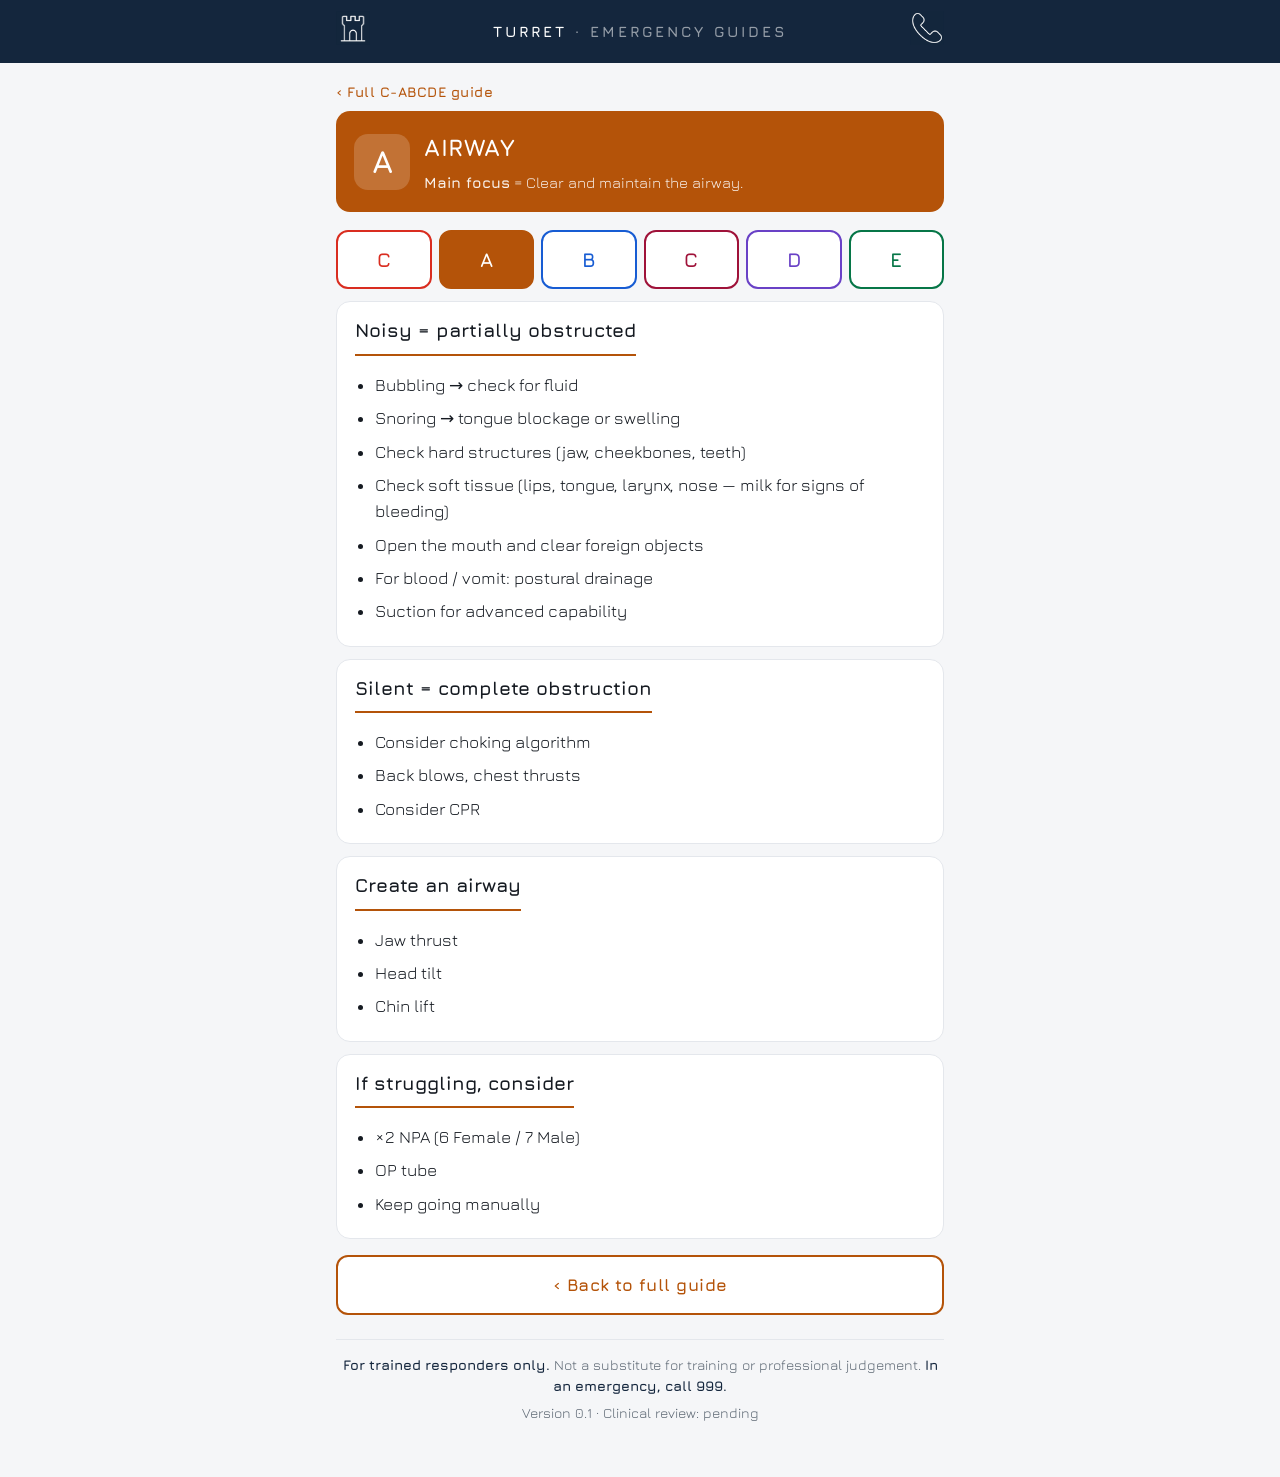
<file: Pages/guides/airway.html>
<!DOCTYPE html>
<html lang="en-GB">
<head>
  <meta charset="UTF-8">
  <meta name="viewport" content="width=device-width, initial-scale=1">
  <meta name="theme-color" content="#b45309">
  <title>A — Airway · Emergency Guides</title>
  <link rel="manifest" href="/manifest.json">                         <!-- tells the browser this site is installable -->
  <link rel="apple-touch-icon" href="/Images/apple-touch-icon.png">  <!-- iPhone home screen icon (iPhones ignore manifest icons) -->
  <meta name="apple-mobile-web-app-capable" content="yes">             <!-- iPhone: open full screen, without Safari's bars -->
  <link rel="stylesheet" href="/fonts/fonts.css">   <!-- load Jura from our own files instead of Google -->
  <style>
    /* ---- design tokens ---- */
    :root{
      --bg:#f5f6f8;          /* page background */
      --surface:#ffffff;     /* card / panel background */
      --navy:#14263d;     /* card / panel background */
      --ink:#151a21;         /* primary text */
      --muted:#5b6672;       /* secondary text */
      --line:#e4e7ec;        /* borders and dividers */
      --accent:#151a21;      /* per-page accent colour (set inline) */
      --radius:14px;         /* shared corner rounding */
    }

    /* ---- base ---- */
    *{ box-sizing:border-box; -webkit-tap-highlight-color:transparent; }
    html{ -webkit-text-size-adjust:100%; }               /* stop iOS auto-zoom on text */
    body{
      margin:0;
      font-family:'Jura', system-ui, -apple-system, 'Segoe UI', Roboto, sans-serif;
      background:var(--bg);
      color:var(--ink);
      font-size:17px;                                    /* bigger base for phone use */
      line-height:1.55;
    }
    a{ color:inherit; text-decoration:none; }            /* links inherit colour, no underline */
    .wrap{ max-width:640px; margin:0 auto; padding:0 16px 48px; }  /* centre + phone padding */

    /* ---- brand bar: same as the index ---- */
    .topbar{
      background:var(--navy); color:#fff;
      padding:11px 0;
    }
    .topbar-inner{
      max-width:640px; margin:0 auto; padding:0 16px;
      display:flex; align-items:center; justify-content:space-between;
      gap:10px; text-align:center;
    }
    .topbar .brand-logo{ height:34px; width:auto; flex:none; }
    .topbar .brand{
      flex:1; min-width:0; font-weight:700;
      white-space:nowrap;
      letter-spacing:clamp(1px, 0.6vw, 3px);
      font-size:clamp(11px, 3.4vw, 15px);
    }
    .topbar .brand em{ font-style:normal; opacity:.55; }

    /* ---- landing hero ---- */
    .hero{ padding:22px 0 4px; }
    .hero h1{ margin:0; font-size:29px; font-weight:700; letter-spacing:1px; }
    .hero p{ margin:8px 0 0; color:var(--muted); font-size:16px; }

    /* ---- the C·A·B·C·D·E spine (on every page) ---- */
    .spine{ display:flex; gap:7px; margin:18px 0 4px; }
    .spine a{
      flex:1; text-align:center; padding:12px 0; border-radius:12px;
      font-weight:700; font-size:20px;
      border:2px solid var(--c); color:var(--c); background:var(--surface);
    }
    .spine a.active{ background:var(--c); color:#fff; }   /* the step you're on */

    /* ---- landing step cards ---- */
    .card{
      display:flex; align-items:center; gap:14px;
      background:var(--surface); border:1px solid var(--line);
      border-left:6px solid var(--accent);               /* colour tab down the side */
      border-radius:var(--radius); padding:16px; margin:11px 0;
    }
    .badge{
      flex:none; width:46px; height:46px; border-radius:11px;
      background:var(--accent); color:#fff;
      display:flex; align-items:center; justify-content:center;
      font-size:24px; font-weight:700;
    }
    .card-body{ flex:1; min-width:0; }
    .card-title{ display:block; font-size:19px; font-weight:700; }
    .card-sum{ display:block; color:var(--muted); font-size:15px; margin-top:2px; }
    .chev{ color:var(--muted); font-size:26px; font-weight:700; }

    /* ---- back link: in the step's colour ---- */
    .backlink{
      display:inline-block; margin:18px 0 2px;
      font-size:14px; font-weight:700;
      letter-spacing:.5px; color:var(--accent);
    }

    /* ---- step title block: in the step's colour ---- */
    .ptitle{
      display:flex; align-items:center; gap:14px;
      background:var(--accent); color:#fff;
      border-radius:var(--radius); padding:18px; margin:6px 0 4px;
    }
    .ptitle-badge{
      flex:none; width:56px; height:56px; border-radius:14px;
      background:rgba(255,255,255,.18);
      display:flex; align-items:center; justify-content:center;
      font-size:32px; font-weight:700;
    }
    .ptitle-text{ flex:1; min-width:0; }
    .ptitle h1{ margin:0; font-size:24px; font-weight:700; letter-spacing:.5px; }
    .ptitle .lead{ margin:5px 0 0; font-size:15px; opacity:.92; }

    /* ---- content blocks (letter pages) ---- */
    .block{
      background:var(--surface); border:1px solid var(--line);
      border-radius:var(--radius); padding:14px 18px; margin:12px 0;
    }
    .block h2{
      margin:0 0 8px; font-size:19px;
      padding-bottom:8px; border-bottom:2px solid var(--accent);
      display:inline-block;                              /* underline hugs the text */
    }
    .block .note{ color:var(--muted); margin:0; font-size:16px; }
    .block ul{ margin:8px 0 0; padding-left:20px; }
    .block li{ margin:7px 0; font-size:17px; }

    /* ---- full-guide button ---- */
    .fullbtn{
      display:block; text-align:center;
      background:var(--accent); color:#fff;
      font-weight:700; letter-spacing:.5px;
      padding:15px; border-radius:12px; margin:16px 0;
    }
    .fullbtn.ghost{ background:var(--surface); color:var(--accent); border:2px solid var(--accent); }

    /* ---- accessibility: keyboard focus + reduced motion ---- */
    a:focus-visible{ outline:3px solid #111; outline-offset:2px; }
    @media (prefers-reduced-motion:reduce){ *{ transition:none !important; } }

    /* ---- safety + version footer ---- */
    .pfoot{
      margin-top:24px; padding-top:14px;                 /* space above, then a gap under the divider line */
      border-top:1px solid var(--line);                  /* thin divider, same grey as other borders */
      text-align:center;                                 /* centred under the content */
      color:var(--muted); font-size:14px; line-height:1.5; /* quieter grey text, smaller than the protocol text */
    }
    .pfoot p{ margin:0 0 6px; }                          /* small gap between the two lines */
    .pfoot strong{ color:var(--navy); }                  /* key phrases in the darker text colour */
  </style>
</head>
<body style="--accent:#b45309">

  <!-- Brand bar: same as the index -->
  <div class="topbar">
    <div class="topbar-inner">
      <a href="/index.html" aria-label="Home"><img src="/Images/turret_home.png" alt="" class="brand-logo"></a>
      <span class="brand">TURRET <em>&middot; EMERGENCY GUIDES</em></span>
      <a href="/Pages/contact.html" aria-label="Contact"><img src="/Images/phone.png" alt="" class="brand-logo"></a>
    </div>
  </div>

  <div class="wrap">

    <!-- Back to the full sequence -->
    <a class="backlink" href="/Pages/emergency.html">&lsaquo; Full C-ABCDE guide</a>

    <!-- Step title &amp; subtitle, in this step's colour -->
    <header class="ptitle">
      <span class="ptitle-badge">A</span>
      <div class="ptitle-text">
        <h1>AIRWAY</h1>
        <p class="lead"><b>Main focus</b> = Clear and maintain the airway.</p>
      </div>
    </header>

    <!-- Spine: current step highlighted; tap any letter to jump -->
    <nav class="spine">
      <a style="--c:#d92d20" href="/Pages/guides/catastrophic_bleeding.html">C</a>
      <a class="active" style="--c:#b45309" href="/Pages/guides/airway.html">A</a>
      <a style="--c:#175cd3" href="/Pages/guides/breathing.html">B</a>
      <a style="--c:#9f1239" href="/Pages/guides/circulation.html">C</a>
      <a style="--c:#6941c6" href="/Pages/guides/disability.html">D</a>
      <a style="--c:#067647" href="/Pages/guides/exposure.html">E</a>
    </nav>

    <!-- The detail for this step -->
    <section class="block">
      <h2>Noisy = partially obstructed</h2>
      <ul>
        <li>Bubbling &rarr; check for fluid</li>
        <li>Snoring &rarr; tongue blockage or swelling</li>
        <li>Check hard structures (jaw, cheekbones, teeth)</li>
        <li>Check soft tissue (lips, tongue, larynx, nose — milk for signs of bleeding)</li>
        <li>Open the mouth and clear foreign objects</li>
        <li>For blood / vomit: postural drainage</li>
        <li>Suction for advanced capability</li>
      </ul>
    </section>
    <section class="block">
      <h2>Silent = complete obstruction</h2>
      <ul>
        <li>Consider choking algorithm</li>
        <li>Back blows, chest thrusts</li>
        <li>Consider CPR</li>
      </ul>
    </section>
    <section class="block">
      <h2>Create an airway</h2>
      <ul>
        <li>Jaw thrust</li>
        <li>Head tilt</li>
        <li>Chin lift</li>
      </ul>
    </section>
    <section class="block">
      <h2>If struggling, consider</h2>
      <ul>
        <li>&times;2 NPA (6 Female / 7 Male)</li>
        <li>OP tube</li>
        <li>Keep going manually</li>
      </ul>
    </section>

    <a class="fullbtn ghost" href="/Pages/emergency.html">&lsaquo; Back to full guide</a>

    <!-- Safety reminder and version, on every guide page -->
    <footer class="pfoot">
      <p><strong>For trained responders only.</strong> Not a substitute for training or professional judgement. <strong>In an emergency, call 999.</strong></p>  <!-- key safety message -->
      <p>Version 0.1 &middot; Clinical review: pending</p>  <!-- update on each release; becomes e.g. "Version 1.0 · Content reviewed March 2027" -->
    </footer>

  </div>
<script>
  if ('serviceWorker' in navigator) {             // only on browsers that support service workers
    navigator.serviceWorker.register('/sw.js');   // install our service worker from the root of the site
  }
</script>
</body>
</html>
</file>
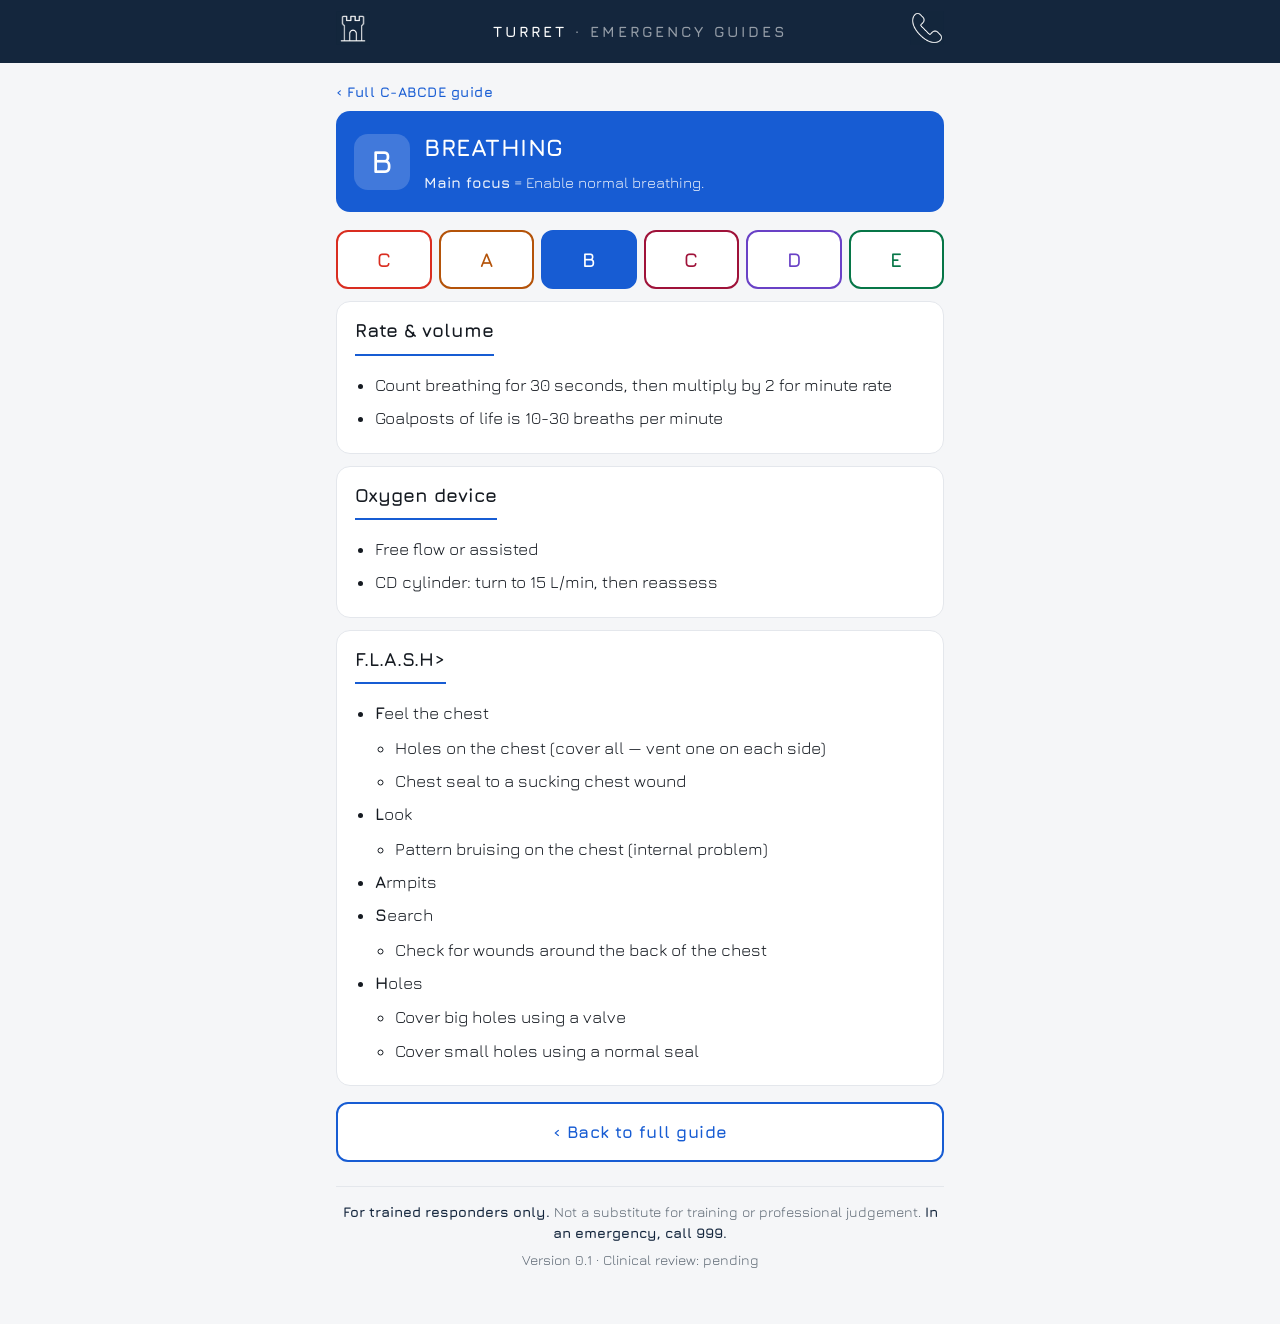
<file: Pages/guides/breathing.html>
<!DOCTYPE html>
<html lang="en-GB">
<head>
  <meta charset="UTF-8">
  <meta name="viewport" content="width=device-width, initial-scale=1">
  <meta name="theme-color" content="#175cd3">
  <title>B — Breathing · Emergency Guides</title>
  <link rel="manifest" href="/manifest.json">                         <!-- tells the browser this site is installable -->
  <link rel="apple-touch-icon" href="/Images/apple-touch-icon.png">  <!-- iPhone home screen icon (iPhones ignore manifest icons) -->
  <meta name="apple-mobile-web-app-capable" content="yes">             <!-- iPhone: open full screen, without Safari's bars -->
  <link rel="stylesheet" href="/fonts/fonts.css">   <!-- load Jura from our own files instead of Google -->
  <style>
    /* ---- design tokens ---- */
    :root{
      --bg:#f5f6f8;          /* page background */
      --surface:#ffffff;
      --navy:#14263d;     /* card / panel background */
      --ink:#151a21;         /* primary text */
      --muted:#5b6672;       /* secondary text */
      --line:#e4e7ec;        /* borders and dividers */
      --accent:#151a21;      /* per-page accent colour (set inline) */
      --radius:14px;         /* shared corner rounding */
    }

    /* ---- base ---- */
    *{ box-sizing:border-box; -webkit-tap-highlight-color:transparent; }
    html{ -webkit-text-size-adjust:100%; }               /* stop iOS auto-zoom on text */
    body{
      margin:0;
      font-family:'Jura', system-ui, -apple-system, 'Segoe UI', Roboto, sans-serif;
      background:var(--bg);
      color:var(--ink);
      font-size:17px;                                    /* bigger base for phone use */
      line-height:1.55;
    }
    a{ color:inherit; text-decoration:none; }            /* links inherit colour, no underline */
    .wrap{ max-width:640px; margin:0 auto; padding:0 16px 48px; }  /* centre + phone padding */

    /* ---- brand bar: same as the index ---- */
    .topbar{
      background:var(--navy); color:#fff;
      padding:11px 0;
    }
    .topbar-inner{
      max-width:640px; margin:0 auto; padding:0 16px;
      display:flex; align-items:center; justify-content:space-between;
      gap:10px; text-align:center;
    }
    .topbar .brand-logo{ height:34px; width:auto; flex:none; }
    .topbar .brand{
      flex:1; min-width:0; font-weight:700;
      white-space:nowrap;
      letter-spacing:clamp(1px, 0.6vw, 3px);
      font-size:clamp(11px, 3.4vw, 15px);
    }
    .topbar .brand em{ font-style:normal; opacity:.55; }

    /* ---- landing hero ---- */
    .hero{ padding:22px 0 4px; }
    .hero h1{ margin:0; font-size:29px; font-weight:700; letter-spacing:1px; }
    .hero p{ margin:8px 0 0; color:var(--muted); font-size:16px; }

    /* ---- the C·A·B·C·D·E spine (on every page) ---- */
    .spine{ display:flex; gap:7px; margin:18px 0 4px; }
    .spine a{
      flex:1; text-align:center; padding:12px 0; border-radius:12px;
      font-weight:700; font-size:20px;
      border:2px solid var(--c); color:var(--c); background:var(--surface);
    }
    .spine a.active{ background:var(--c); color:#fff; }   /* the step you're on */

    /* ---- landing step cards ---- */
    .card{
      display:flex; align-items:center; gap:14px;
      background:var(--surface); border:1px solid var(--line);
      border-left:6px solid var(--accent);               /* colour tab down the side */
      border-radius:var(--radius); padding:16px; margin:11px 0;
    }
    .badge{
      flex:none; width:46px; height:46px; border-radius:11px;
      background:var(--accent); color:#fff;
      display:flex; align-items:center; justify-content:center;
      font-size:24px; font-weight:700;
    }
    .card-body{ flex:1; min-width:0; }
    .card-title{ display:block; font-size:19px; font-weight:700; }
    .card-sum{ display:block; color:var(--muted); font-size:15px; margin-top:2px; }
    .chev{ color:var(--muted); font-size:26px; font-weight:700; }

    /* ---- back link: in the step's colour ---- */
    .backlink{
      display:inline-block; margin:18px 0 2px;
      font-size:14px; font-weight:700;
      letter-spacing:.5px; color:var(--accent);
    }

    /* ---- step title block: in the step's colour ---- */
    .ptitle{
      display:flex; align-items:center; gap:14px;
      background:var(--accent); color:#fff;
      border-radius:var(--radius); padding:18px; margin:6px 0 4px;
    }
    .ptitle-badge{
      flex:none; width:56px; height:56px; border-radius:14px;
      background:rgba(255,255,255,.18);
      display:flex; align-items:center; justify-content:center;
      font-size:32px; font-weight:700;
    }
    .ptitle-text{ flex:1; min-width:0; }
    .ptitle h1{ margin:0; font-size:24px; font-weight:700; letter-spacing:.5px; }
    .ptitle .lead{ margin:5px 0 0; font-size:15px; opacity:.92; }

    /* ---- content blocks (letter pages) ---- */
    .block{
      background:var(--surface); border:1px solid var(--line);
      border-radius:var(--radius); padding:14px 18px; margin:12px 0;
    }
    .block h2{
      margin:0 0 8px; font-size:19px;
      padding-bottom:8px; border-bottom:2px solid var(--accent);
      display:inline-block;                              /* underline hugs the text */
    }
    .block .note{ color:var(--muted); margin:0; font-size:16px; }
    .block ul{ margin:8px 0 0; padding-left:20px; }
    .block li{ margin:7px 0; font-size:17px; }

    /* ---- full-guide button ---- */
    .fullbtn{
      display:block; text-align:center;
      background:var(--accent); color:#fff;
      font-weight:700; letter-spacing:.5px;
      padding:15px; border-radius:12px; margin:16px 0;
    }
    .fullbtn.ghost{ background:var(--surface); color:var(--accent); border:2px solid var(--accent); }

    /* ---- accessibility: keyboard focus + reduced motion ---- */
    a:focus-visible{ outline:3px solid #111; outline-offset:2px; }
    @media (prefers-reduced-motion:reduce){ *{ transition:none !important; } }

    /* ---- safety + version footer ---- */
    .pfoot{
      margin-top:24px; padding-top:14px;                 /* space above, then a gap under the divider line */
      border-top:1px solid var(--line);                  /* thin divider, same grey as other borders */
      text-align:center;                                 /* centred under the content */
      color:var(--muted); font-size:14px; line-height:1.5; /* quieter grey text, smaller than the protocol text */
    }
    .pfoot p{ margin:0 0 6px; }                          /* small gap between the two lines */
    .pfoot strong{ color:var(--navy); }                  /* key phrases in the darker text colour */
  </style>
</head>
<body style="--accent:#175cd3">

  <!-- Brand bar: same as the index -->
  <div class="topbar">
    <div class="topbar-inner">
      <a href="/index.html" aria-label="Home"><img src="/Images/turret_home.png" alt="" class="brand-logo"></a>
      <span class="brand">TURRET <em>&middot; EMERGENCY GUIDES</em></span>
      <a href="/Pages/contact.html" aria-label="Contact"><img src="/Images/phone.png" alt="" class="brand-logo"></a>
    </div>
  </div>

  <div class="wrap">

    <!-- Back to the full sequence -->
    <a class="backlink" href="/Pages/emergency.html">&lsaquo; Full C-ABCDE guide</a>

    <!-- Step title &amp; subtitle, in this step's colour -->
    <header class="ptitle">
      <span class="ptitle-badge">B</span>
      <div class="ptitle-text">
        <h1>BREATHING</h1>
        <p class="lead"><b>Main focus</b> = Enable normal breathing.</p>
      </div>
    </header>

    <!-- Spine: current step highlighted; tap any letter to jump -->
    <nav class="spine">
      <a style="--c:#d92d20" href="/Pages/guides/catastrophic_bleeding.html">C</a>
      <a style="--c:#b45309" href="/Pages/guides/airway.html">A</a>
      <a class="active" style="--c:#175cd3" href="/Pages/guides/breathing.html">B</a>
      <a style="--c:#9f1239" href="/Pages/guides/circulation.html">C</a>
      <a style="--c:#6941c6" href="/Pages/guides/disability.html">D</a>
      <a style="--c:#067647" href="/Pages/guides/exposure.html">E</a>
    </nav>

    <!-- The detail for this step -->
    <section class="block">
      <h2>Rate &amp; volume</h2>
      <ul>
        <li>Count breathing for 30 seconds, then multiply by 2 for minute rate</li>
        <li>Goalposts of life is 10-30 breaths per minute</li>
      </ul>
    </section>
    <section class="block">
      <h2>Oxygen device</h2>
      <ul>
        <li>Free flow or assisted</li>
        <li>CD cylinder: turn to 15 L/min, then reassess</li>
      </ul>
    </section>

    <section class="block">
      <h2>F.L.A.S.H></h2>
      <ul>
        <li><b>F</b>eel the chest</li>
          <ul>
            <li>Holes on the chest (cover all — vent one on each side)</li> 
            <li>Chest seal to a sucking chest wound</li> 
          </ul>
        
        <li><b>L</b>ook</li>
         <ul>
            <li>Pattern bruising on the chest (internal problem)</li> 
          </ul>
        <li><b>A</b>rmpits</li>
        <li><b>

        </b><b>S</b>earch</li>
        <ul>
            <li>Check for wounds around the back of the chest</li> 
          </ul>
        <li><b>H</b>oles</li>
        <ul>
            <li>Cover big holes using a valve</li>
            <li>Cover small holes using a normal seal</li>  
          </ul>
      </ul>
    </section>



    <a class="fullbtn ghost" href="/Pages/emergency.html">&lsaquo; Back to full guide</a>

    <!-- Safety reminder and version, on every guide page -->
    <footer class="pfoot">
      <p><strong>For trained responders only.</strong> Not a substitute for training or professional judgement. <strong>In an emergency, call 999.</strong></p>  <!-- key safety message -->
      <p>Version 0.1 &middot; Clinical review: pending</p>  <!-- update on each release; becomes e.g. "Version 1.0 · Content reviewed March 2027" -->
    </footer>

  </div>
<script>
  if ('serviceWorker' in navigator) {             // only on browsers that support service workers
    navigator.serviceWorker.register('/sw.js');   // install our service worker from the root of the site
  }
</script>
</body>
</html>
</file>
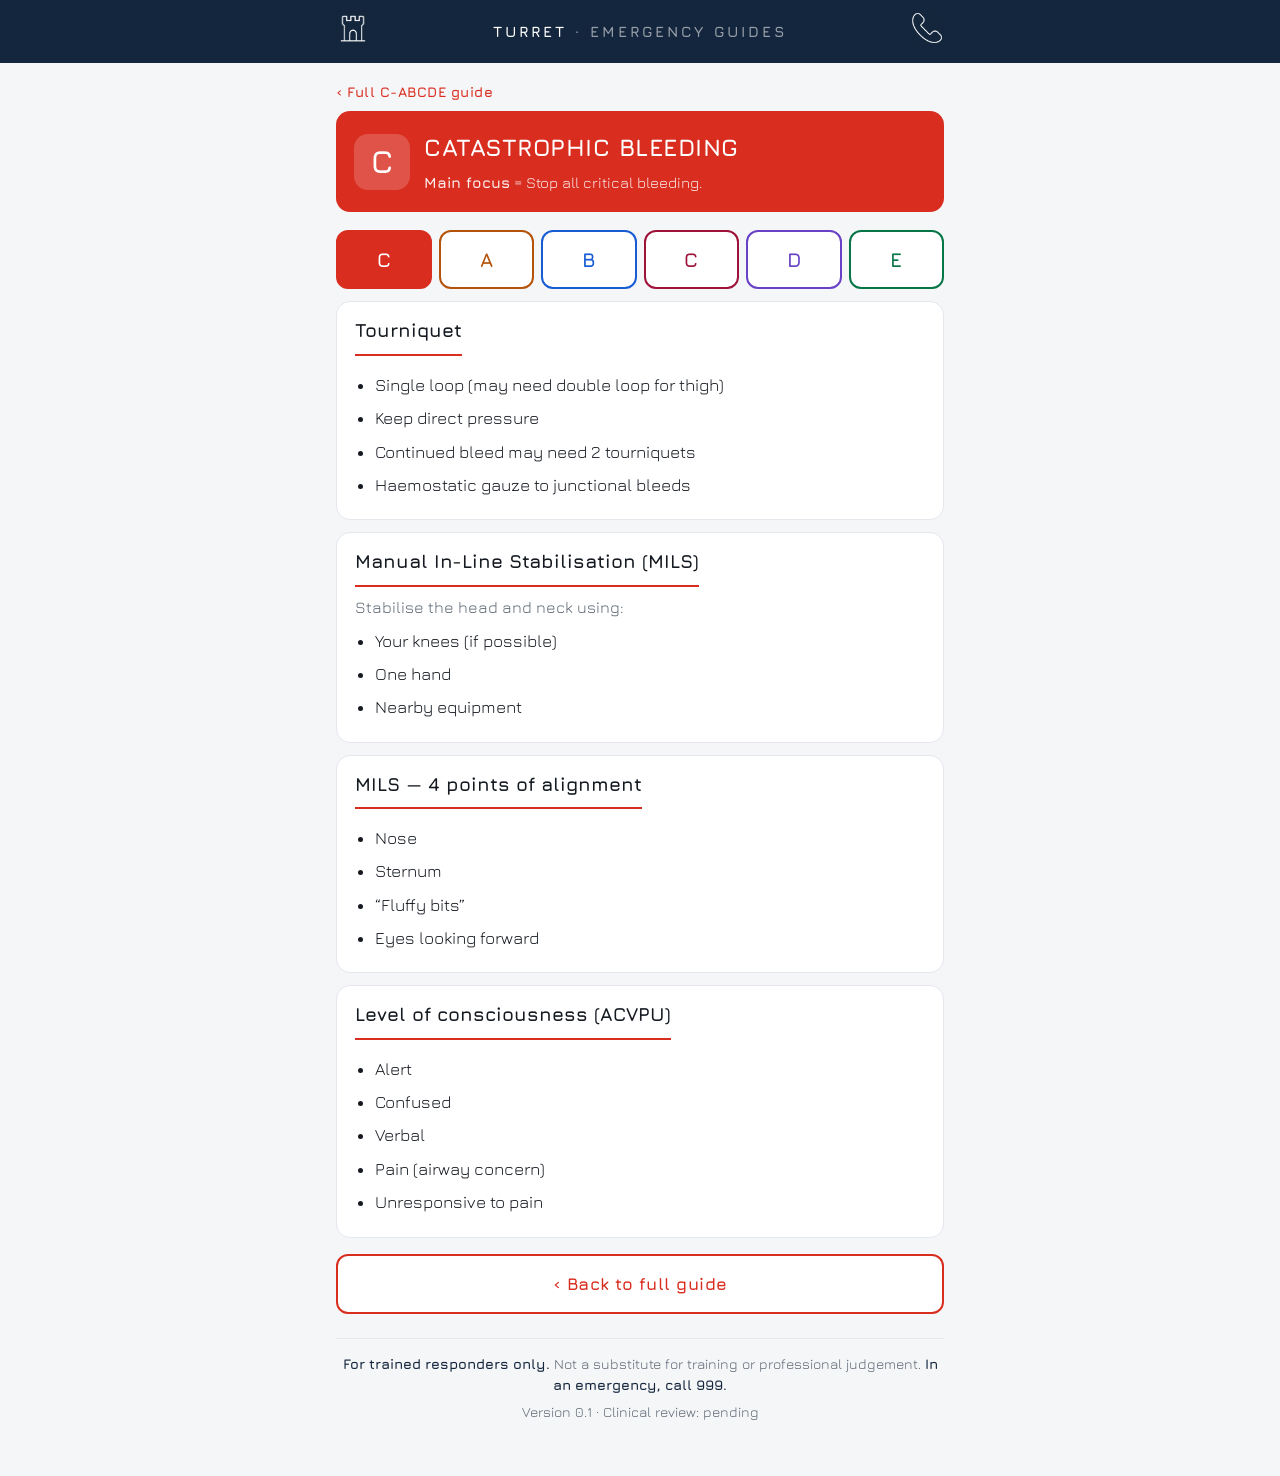
<file: Pages/guides/catastrophic_bleeding.html>
<!DOCTYPE html>
<html lang="en-GB">
<head>
  <meta charset="UTF-8">
  <meta name="viewport" content="width=device-width, initial-scale=1">
  <meta name="theme-color" content="#d92d20">
  <title>C — Catastrophic Bleeding · Emergency Guides</title>
  <link rel="manifest" href="/manifest.json">                         <!-- tells the browser this site is installable -->
  <link rel="apple-touch-icon" href="/Images/apple-touch-icon.png">  <!-- iPhone home screen icon (iPhones ignore manifest icons) -->
  <meta name="apple-mobile-web-app-capable" content="yes">             <!-- iPhone: open full screen, without Safari's bars -->
  <link rel="stylesheet" href="/fonts/fonts.css">   <!-- load Jura from our own files instead of Google -->
  <style>
    /* ---- design tokens ---- */
    :root{
      --bg:#f5f6f8;          /* page background */
      --surface:#ffffff;
      --navy:#14263d;     /* card / panel background */
      --ink:#151a21;         /* primary text */
      --muted:#5b6672;       /* secondary text */
      --line:#e4e7ec;        /* borders and dividers */
      --accent:#151a21;      /* per-page accent colour (set inline) */
      --radius:14px;         /* shared corner rounding */
    }

    /* ---- base ---- */
    *{ box-sizing:border-box; -webkit-tap-highlight-color:transparent; }
    html{ -webkit-text-size-adjust:100%; }               /* stop iOS auto-zoom on text */
    body{
      margin:0;
      font-family:'Jura', system-ui, -apple-system, 'Segoe UI', Roboto, sans-serif;
      background:var(--bg);
      color:var(--ink);
      font-size:17px;                                    /* bigger base for phone use */
      line-height:1.55;
    }
    a{ color:inherit; text-decoration:none; }            /* links inherit colour, no underline */
    .wrap{ max-width:640px; margin:0 auto; padding:0 16px 48px; }  /* centre + phone padding */

    /* ---- brand bar: same as the index ---- */
    .topbar{
      background:var(--navy); color:#fff;
      padding:11px 0;
    }
    .topbar-inner{
      max-width:640px; margin:0 auto; padding:0 16px;
      display:flex; align-items:center; justify-content:space-between;
      gap:10px; text-align:center;
    }
    .topbar .brand-logo{ height:34px; width:auto; flex:none; }
    .topbar .brand{
      flex:1; min-width:0; font-weight:700;
      white-space:nowrap;
      letter-spacing:clamp(1px, 0.6vw, 3px);
      font-size:clamp(11px, 3.4vw, 15px);
    }
    .topbar .brand em{ font-style:normal; opacity:.55; }

    /* ---- landing hero ---- */
    .hero{ padding:22px 0 4px; }
    .hero h1{ margin:0; font-size:29px; font-weight:700; letter-spacing:1px; }
    .hero p{ margin:8px 0 0; color:var(--muted); font-size:16px; }

    /* ---- the C·A·B·C·D·E spine (on every page) ---- */
    .spine{ display:flex; gap:7px; margin:18px 0 4px; }
    .spine a{
      flex:1; text-align:center; padding:12px 0; border-radius:12px;
      font-weight:700; font-size:20px;
      border:2px solid var(--c); color:var(--c); background:var(--surface);
    }
    .spine a.active{ background:var(--c); color:#fff; }   /* the step you're on */

    /* ---- landing step cards ---- */
    .card{
      display:flex; align-items:center; gap:14px;
      background:var(--surface); border:1px solid var(--line);
      border-left:6px solid var(--accent);               /* colour tab down the side */
      border-radius:var(--radius); padding:16px; margin:11px 0;
    }
    .badge{
      flex:none; width:46px; height:46px; border-radius:11px;
      background:var(--accent); color:#fff;
      display:flex; align-items:center; justify-content:center;
      font-size:24px; font-weight:700;
    }
    .card-body{ flex:1; min-width:0; }
    .card-title{ display:block; font-size:19px; font-weight:700; }
    .card-sum{ display:block; color:var(--muted); font-size:15px; margin-top:2px; }
    .chev{ color:var(--muted); font-size:26px; font-weight:700; }

    /* ---- back link: in the step's colour ---- */
    .backlink{
      display:inline-block; margin:18px 0 2px;
      font-size:14px; font-weight:700;
      letter-spacing:.5px; color:var(--accent);
    }

    /* ---- step title block: in the step's colour ---- */
    .ptitle{
      display:flex; align-items:center; gap:14px;
      background:var(--accent); color:#fff;
      border-radius:var(--radius); padding:18px; margin:6px 0 4px;
    }
    .ptitle-badge{
      flex:none; width:56px; height:56px; border-radius:14px;
      background:rgba(255,255,255,.18);
      display:flex; align-items:center; justify-content:center;
      font-size:32px; font-weight:700;
    }
    .ptitle-text{ flex:1; min-width:0; }
    .ptitle h1{ margin:0; font-size:24px; font-weight:700; letter-spacing:.5px; }
    .ptitle .lead{ margin:5px 0 0; font-size:15px; opacity:.92; }

    /* ---- content blocks (letter pages) ---- */
    .block{
      background:var(--surface); border:1px solid var(--line);
      border-radius:var(--radius); padding:14px 18px; margin:12px 0;
    }
    .block h2{
      margin:0 0 8px; font-size:19px;
      padding-bottom:8px; border-bottom:2px solid var(--accent);
      display:inline-block;                              /* underline hugs the text */
    }
    .block .note{ color:var(--muted); margin:0; font-size:16px; }
    .block ul{ margin:8px 0 0; padding-left:20px; }
    .block li{ margin:7px 0; font-size:17px; }

    /* ---- full-guide button ---- */
    .fullbtn{
      display:block; text-align:center;
      background:var(--accent); color:#fff;
      font-weight:700; letter-spacing:.5px;
      padding:15px; border-radius:12px; margin:16px 0;
    }
    .fullbtn.ghost{ background:var(--surface); color:var(--accent); border:2px solid var(--accent); }

    /* ---- accessibility: keyboard focus + reduced motion ---- */
    a:focus-visible{ outline:3px solid #111; outline-offset:2px; }
    @media (prefers-reduced-motion:reduce){ *{ transition:none !important; } }

    /* ---- safety + version footer ---- */
    .pfoot{
      margin-top:24px; padding-top:14px;                 /* space above, then a gap under the divider line */
      border-top:1px solid var(--line);                  /* thin divider, same grey as other borders */
      text-align:center;                                 /* centred under the content */
      color:var(--muted); font-size:14px; line-height:1.5; /* quieter grey text, smaller than the protocol text */
    }
    .pfoot p{ margin:0 0 6px; }                          /* small gap between the two lines */
    .pfoot strong{ color:var(--navy); }                  /* key phrases in the darker text colour */
  </style>
</head>
<body style="--accent:#d92d20">

  <!-- Brand bar: same as the index -->
  <div class="topbar">
    <div class="topbar-inner">
      <a href="/index.html" aria-label="Home"><img src="/Images/turret_home.png" alt="" class="brand-logo"></a>
      <span class="brand">TURRET <em>&middot; EMERGENCY GUIDES</em></span>
      <a href="/Pages/contact.html" aria-label="Contact"><img src="/Images/phone.png" alt="" class="brand-logo"></a>
    </div>
  </div>

  <div class="wrap">

    <!-- Back to the full sequence -->
    <a class="backlink" href="/Pages/emergency.html">&lsaquo; Full C-ABCDE guide</a>

    <!-- Step title &amp; subtitle, in this step's colour -->
    <header class="ptitle">
      <span class="ptitle-badge">C</span>
      <div class="ptitle-text">
        <h1>CATASTROPHIC BLEEDING</h1>
        <p class="lead"><b>Main focus</b> = Stop all critical bleeding.</p>
      </div>
    </header>

    <!-- Spine: current step highlighted; tap any letter to jump -->
    <nav class="spine">
      <a class="active" style="--c:#d92d20" href="/Pages/guides/catastrophic_bleeding.html">C</a>
      <a style="--c:#b45309" href="/Pages/guides/airway.html">A</a>
      <a style="--c:#175cd3" href="/Pages/guides/breathing.html">B</a>
      <a style="--c:#9f1239" href="/Pages/guides/circulation.html">C</a>
      <a style="--c:#6941c6" href="/Pages/guides/disability.html">D</a>
      <a style="--c:#067647" href="/Pages/guides/exposure.html">E</a>
    </nav>

    <!-- The detail for this step -->
    <section class="block">
      <h2>Tourniquet</h2>
      <ul>
        <li>Single loop (may need double loop for thigh)</li>
        <li>Keep direct pressure</li>
        <li>Continued bleed may need 2 tourniquets</li>
        <li>Haemostatic gauze to junctional bleeds</li>
      </ul>
    </section>
    <section class="block">
      <h2>Manual In-Line Stabilisation (MILS)</h2>
      <p class="note">Stabilise the head and neck using:</p>
      <ul>
        <li>Your knees (if possible)</li>
        <li>One hand</li>
        <li>Nearby equipment</li>
      </ul>
    </section>
    <section class="block">
      <h2>MILS — 4 points of alignment</h2>
      <ul>
        <li>Nose</li>
        <li>Sternum</li>
        <li>&ldquo;Fluffy bits&rdquo;</li>
        <li>Eyes looking forward</li>
      </ul>
    </section>
    <section class="block">
      <h2>Level of consciousness (ACVPU)</h2>
      <ul>
        <li>Alert</li>
        <li>Confused</li>
        <li>Verbal</li>
        <li>Pain (airway concern)</li>
        <li>Unresponsive to pain</li>
      </ul>
    </section>

    <a class="fullbtn ghost" href="/Pages/emergency.html">&lsaquo; Back to full guide</a>

    <!-- Safety reminder and version, on every guide page -->
    <footer class="pfoot">
      <p><strong>For trained responders only.</strong> Not a substitute for training or professional judgement. <strong>In an emergency, call 999.</strong></p>  <!-- key safety message -->
      <p>Version 0.1 &middot; Clinical review: pending</p>  <!-- update on each release; becomes e.g. "Version 1.0 · Content reviewed March 2027" -->
    </footer>

  </div>
<script>
  if ('serviceWorker' in navigator) {             // only on browsers that support service workers
    navigator.serviceWorker.register('/sw.js');   // install our service worker from the root of the site
  }
</script>
</body>
</html>
</file>
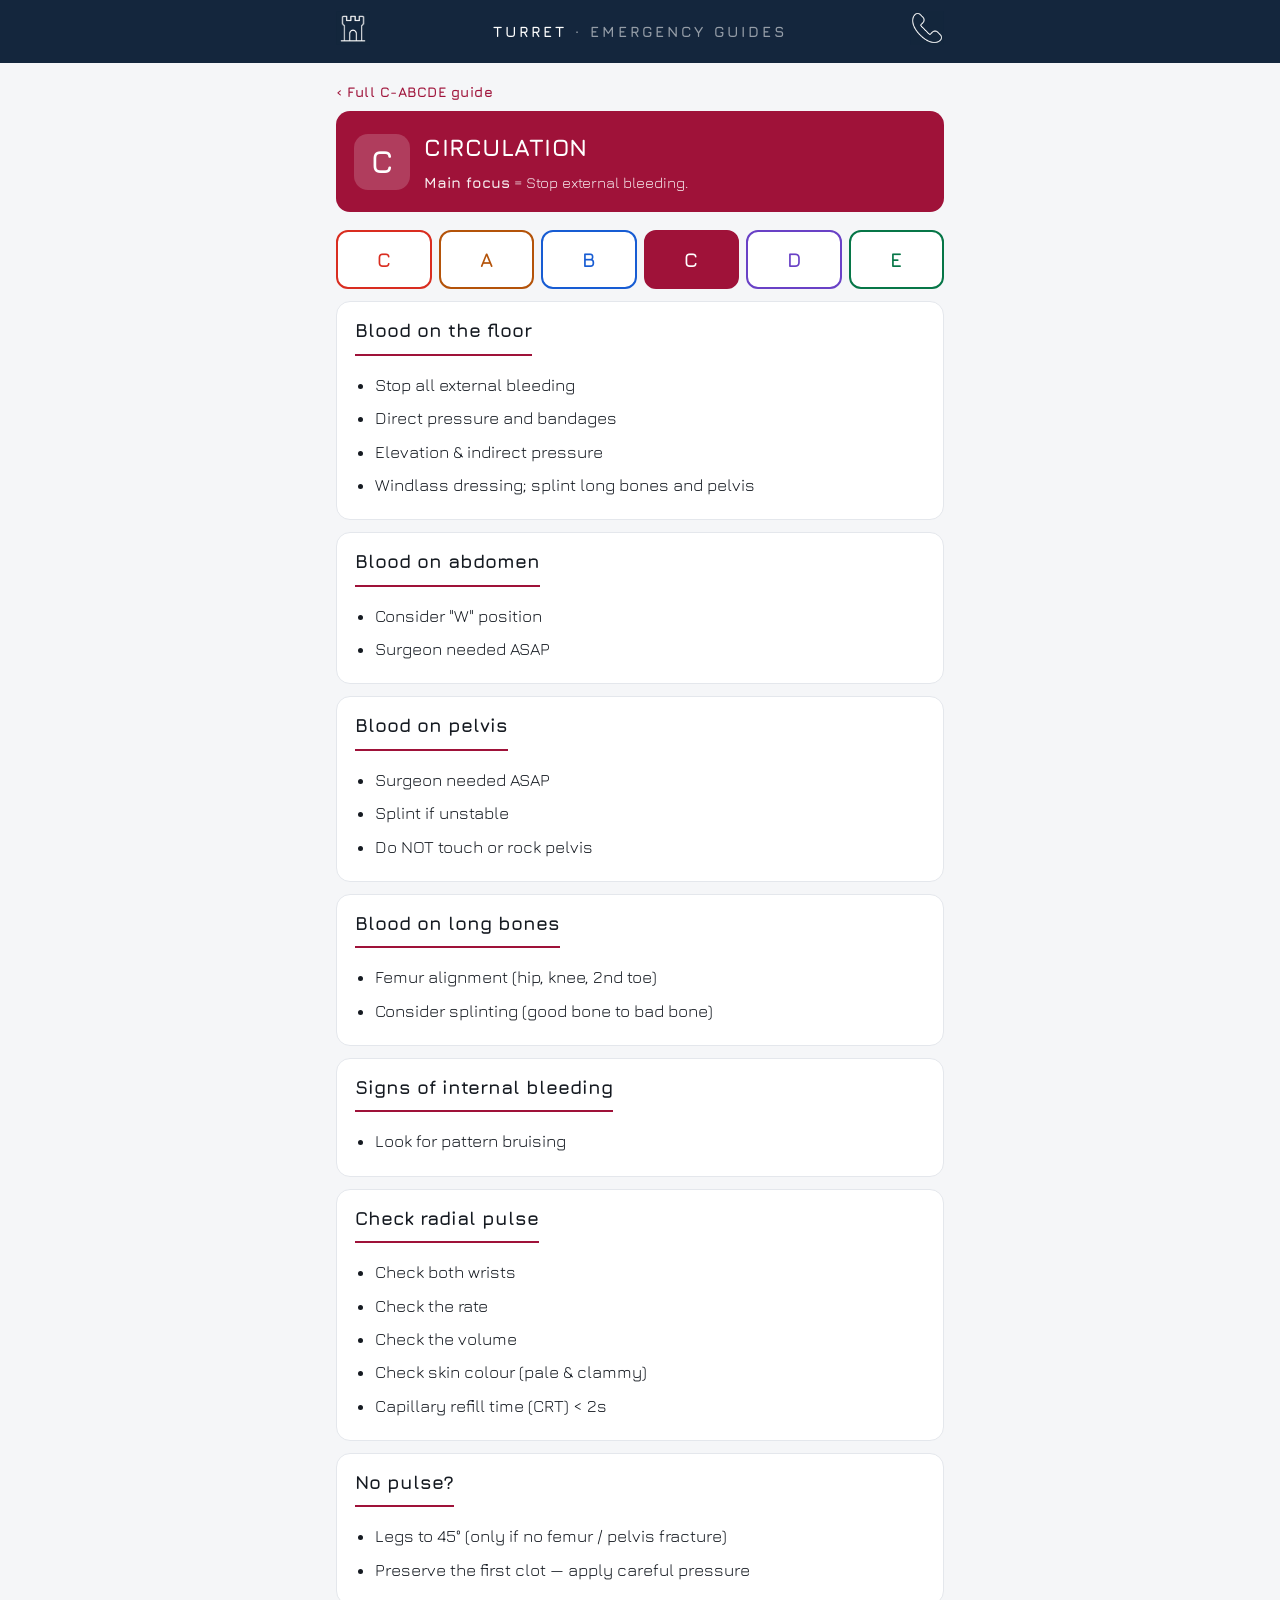
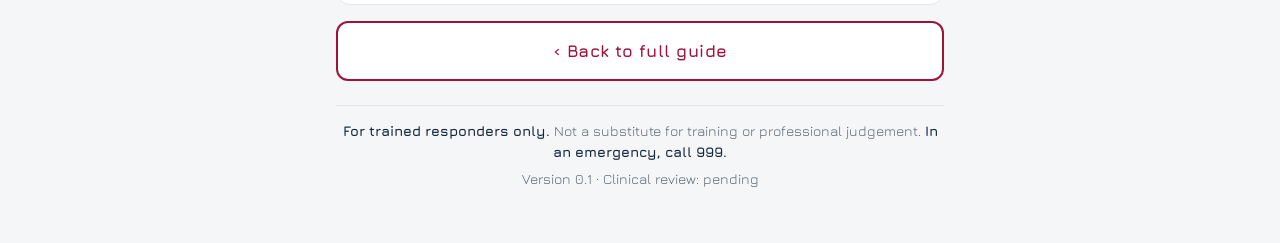
<file: Pages/guides/circulation.html>
<!DOCTYPE html>
<html lang="en-GB">
<head>
  <meta charset="UTF-8">
  <meta name="viewport" content="width=device-width, initial-scale=1">
  <meta name="theme-color" content="#9f1239">
  <title>C — Circulation · Emergency Guides</title>
  <link rel="manifest" href="/manifest.json">                         <!-- tells the browser this site is installable -->
  <link rel="apple-touch-icon" href="/Images/apple-touch-icon.png">  <!-- iPhone home screen icon (iPhones ignore manifest icons) -->
  <meta name="apple-mobile-web-app-capable" content="yes">             <!-- iPhone: open full screen, without Safari's bars -->
  <link rel="stylesheet" href="/fonts/fonts.css">   <!-- load Jura from our own files instead of Google -->
  <style>
    /* ---- design tokens ---- */
    :root{
      --bg:#f5f6f8;          /* page background */
      --surface:#ffffff;     /* card / panel background */
      --ink:#151a21;         /* primary text */
      --navy:#14263d;
      --muted:#5b6672;       /* secondary text */
      --line:#e4e7ec;        /* borders and dividers */
      --accent:#151a21;      /* per-page accent colour (set inline) */
      --radius:14px;         /* shared corner rounding */
    }

    /* ---- base ---- */
    *{ box-sizing:border-box; -webkit-tap-highlight-color:transparent; }
    html{ -webkit-text-size-adjust:100%; }               /* stop iOS auto-zoom on text */
    body{
      margin:0;
      font-family:'Jura', system-ui, -apple-system, 'Segoe UI', Roboto, sans-serif;
      background:var(--bg);
      color:var(--ink);
      font-size:17px;                                    /* bigger base for phone use */
      line-height:1.55;
    }
    a{ color:inherit; text-decoration:none; }            /* links inherit colour, no underline */
    .wrap{ max-width:640px; margin:0 auto; padding:0 16px 48px; }  /* centre + phone padding */

    /* ---- brand bar: same as the index ---- */
    .topbar{
      background:var(--navy); color:#fff;
      padding:11px 0;
    }
    .topbar-inner{
      max-width:640px; margin:0 auto; padding:0 16px;
      display:flex; align-items:center; justify-content:space-between;
      gap:10px; text-align:center;
    }
    .topbar .brand-logo{ height:34px; width:auto; flex:none; }
    .topbar .brand{
      flex:1; min-width:0; font-weight:700;
      white-space:nowrap;
      letter-spacing:clamp(1px, 0.6vw, 3px);
      font-size:clamp(11px, 3.4vw, 15px);
    }
    .topbar .brand em{ font-style:normal; opacity:.55; }

    /* ---- landing hero ---- */
    .hero{ padding:22px 0 4px; }
    .hero h1{ margin:0; font-size:29px; font-weight:700; letter-spacing:1px; }
    .hero p{ margin:8px 0 0; color:var(--muted); font-size:16px; }

    /* ---- the C·A·B·C·D·E spine (on every page) ---- */
    .spine{ display:flex; gap:7px; margin:18px 0 4px; }
    .spine a{
      flex:1; text-align:center; padding:12px 0; border-radius:12px;
      font-weight:700; font-size:20px;
      border:2px solid var(--c); color:var(--c); background:var(--surface);
    }
    .spine a.active{ background:var(--c); color:#fff; }   /* the step you're on */

    /* ---- landing step cards ---- */
    .card{
      display:flex; align-items:center; gap:14px;
      background:var(--surface); border:1px solid var(--line);
      border-left:6px solid var(--accent);               /* colour tab down the side */
      border-radius:var(--radius); padding:16px; margin:11px 0;
    }
    .badge{
      flex:none; width:46px; height:46px; border-radius:11px;
      background:var(--accent); color:#fff;
      display:flex; align-items:center; justify-content:center;
      font-size:24px; font-weight:700;
    }
    .card-body{ flex:1; min-width:0; }
    .card-title{ display:block; font-size:19px; font-weight:700; }
    .card-sum{ display:block; color:var(--muted); font-size:15px; margin-top:2px; }
    .chev{ color:var(--muted); font-size:26px; font-weight:700; }

    /* ---- back link: in the step's colour ---- */
    .backlink{
      display:inline-block; margin:18px 0 2px;
      font-size:14px; font-weight:700;
      letter-spacing:.5px; color:var(--accent);
    }

    /* ---- step title block: in the step's colour ---- */
    .ptitle{
      display:flex; align-items:center; gap:14px;
      background:var(--accent); color:#fff;
      border-radius:var(--radius); padding:18px; margin:6px 0 4px;
    }
    .ptitle-badge{
      flex:none; width:56px; height:56px; border-radius:14px;
      background:rgba(255,255,255,.18);
      display:flex; align-items:center; justify-content:center;
      font-size:32px; font-weight:700;
    }
    .ptitle-text{ flex:1; min-width:0; }
    .ptitle h1{ margin:0; font-size:24px; font-weight:700; letter-spacing:.5px; }
    .ptitle .lead{ margin:5px 0 0; font-size:15px; opacity:.92; }

    /* ---- content blocks (letter pages) ---- */
    .block{
      background:var(--surface); border:1px solid var(--line);
      border-radius:var(--radius); padding:14px 18px; margin:12px 0;
    }
    .block h2{
      margin:0 0 8px; font-size:19px;
      padding-bottom:8px; border-bottom:2px solid var(--accent);
      display:inline-block;                              /* underline hugs the text */
    }
    .block .note{ color:var(--muted); margin:0; font-size:16px; }
    .block ul{ margin:8px 0 0; padding-left:20px; }
    .block li{ margin:7px 0; font-size:17px; }

    /* ---- full-guide button ---- */
    .fullbtn{
      display:block; text-align:center;
      background:var(--accent); color:#fff;
      font-weight:700; letter-spacing:.5px;
      padding:15px; border-radius:12px; margin:16px 0;
    }
    .fullbtn.ghost{ background:var(--surface); color:var(--accent); border:2px solid var(--accent); }

    /* ---- accessibility: keyboard focus + reduced motion ---- */
    a:focus-visible{ outline:3px solid #111; outline-offset:2px; }
    @media (prefers-reduced-motion:reduce){ *{ transition:none !important; } }

    /* ---- safety + version footer ---- */
    .pfoot{
      margin-top:24px; padding-top:14px;                 /* space above, then a gap under the divider line */
      border-top:1px solid var(--line);                  /* thin divider, same grey as other borders */
      text-align:center;                                 /* centred under the content */
      color:var(--muted); font-size:14px; line-height:1.5; /* quieter grey text, smaller than the protocol text */
    }
    .pfoot p{ margin:0 0 6px; }                          /* small gap between the two lines */
    .pfoot strong{ color:var(--navy); }                  /* key phrases in the darker text colour */
  </style>
</head>
<body style="--accent:#9f1239">

  <!-- Brand bar: same as the index -->
  <div class="topbar">
    <div class="topbar-inner">
      <a href="/index.html" aria-label="Home"><img src="/Images/turret_home.png" alt="" class="brand-logo"></a>
      <span class="brand">TURRET <em>&middot; EMERGENCY GUIDES</em></span>
      <a href="/Pages/contact.html" aria-label="Contact"><img src="/Images/phone.png" alt="" class="brand-logo"></a>
    </div>
  </div>

  <div class="wrap">

    <!-- Back to the full sequence -->
    <a class="backlink" href="/Pages/emergency.html">&lsaquo; Full C-ABCDE guide</a>

    <!-- Step title &amp; subtitle, in this step's colour -->
    <header class="ptitle">
      <span class="ptitle-badge">C</span>
      <div class="ptitle-text">
        <h1>CIRCULATION</h1>
        <p class="lead"><b>Main focus</b> = Stop external bleeding.</p>
      </div>
    </header>

    <!-- Spine: current step highlighted; tap any letter to jump -->
    <nav class="spine">
      <a style="--c:#d92d20" href="/Pages/guides/catastrophic_bleeding.html">C</a>
      <a style="--c:#b45309" href="/Pages/guides/airway.html">A</a>
      <a style="--c:#175cd3" href="/Pages/guides/breathing.html">B</a>
      <a class="active" style="--c:#9f1239" href="/Pages/guides/circulation.html">C</a>
      <a style="--c:#6941c6" href="/Pages/guides/disability.html">D</a>
      <a style="--c:#067647" href="/Pages/guides/exposure.html">E</a>
    </nav>

    <!-- The detail for this step -->
    <section class="block">
      <h2>Blood on the floor</h2>
      <ul>
        <li>Stop all external bleeding</li>
        <li>Direct pressure and bandages</li>
        <li>Elevation &amp; indirect pressure</li>
        <li>Windlass dressing; splint long bones and pelvis</li>
      </ul>
    </section>
    <section class="block">
      <h2>Blood on abdomen</h2>
      <ul>
        <li>Consider "W" position</li>
        <li>Surgeon needed ASAP</li>
      </ul>
    </section>
    <section class="block">
      <h2>Blood on pelvis</h2>
      <ul>
        <li>Surgeon needed ASAP</li>
        <li>Splint if unstable</li>
        <li>Do NOT touch or rock pelvis</li>
      </ul>
    </section>
    <section class="block">
      <h2>Blood on long bones</h2>
      <ul>
        <li>Femur alignment (hip, knee, 2nd toe)</li>
        <li>Consider splinting (good bone to bad bone)</li>
      </ul>
    </section>
    <section class="block">
      <h2>Signs of internal bleeding</h2>
      <ul>
        <li>Look for pattern bruising</li>
      </ul>
    </section>
    <section class="block">
      <h2>Check radial pulse</h2>
      <ul>
        <li>Check both wrists</li>
        <li>Check the rate</li>
        <li>Check the volume</li>
        <li>Check skin colour (pale &amp; clammy)</li>
        <li>Capillary refill time (CRT) &lt; 2s</li>
      </ul>
    </section>
    <section class="block">
      <h2>No pulse?</h2>
      <ul>
        <li>Legs to 45° (only if no femur / pelvis fracture)</li>
        <li>Preserve the first clot — apply careful pressure</li>
      </ul>
    </section>

    <a class="fullbtn ghost" href="/Pages/emergency.html">&lsaquo; Back to full guide</a>

    <!-- Safety reminder and version, on every guide page -->
    <footer class="pfoot">
      <p><strong>For trained responders only.</strong> Not a substitute for training or professional judgement. <strong>In an emergency, call 999.</strong></p>  <!-- key safety message -->
      <p>Version 0.1 &middot; Clinical review: pending</p>  <!-- update on each release; becomes e.g. "Version 1.0 · Content reviewed March 2027" -->
    </footer>

  </div>
<script>
  if ('serviceWorker' in navigator) {             // only on browsers that support service workers
    navigator.serviceWorker.register('/sw.js');   // install our service worker from the root of the site
  }
</script>
</body>
</html>
</file>
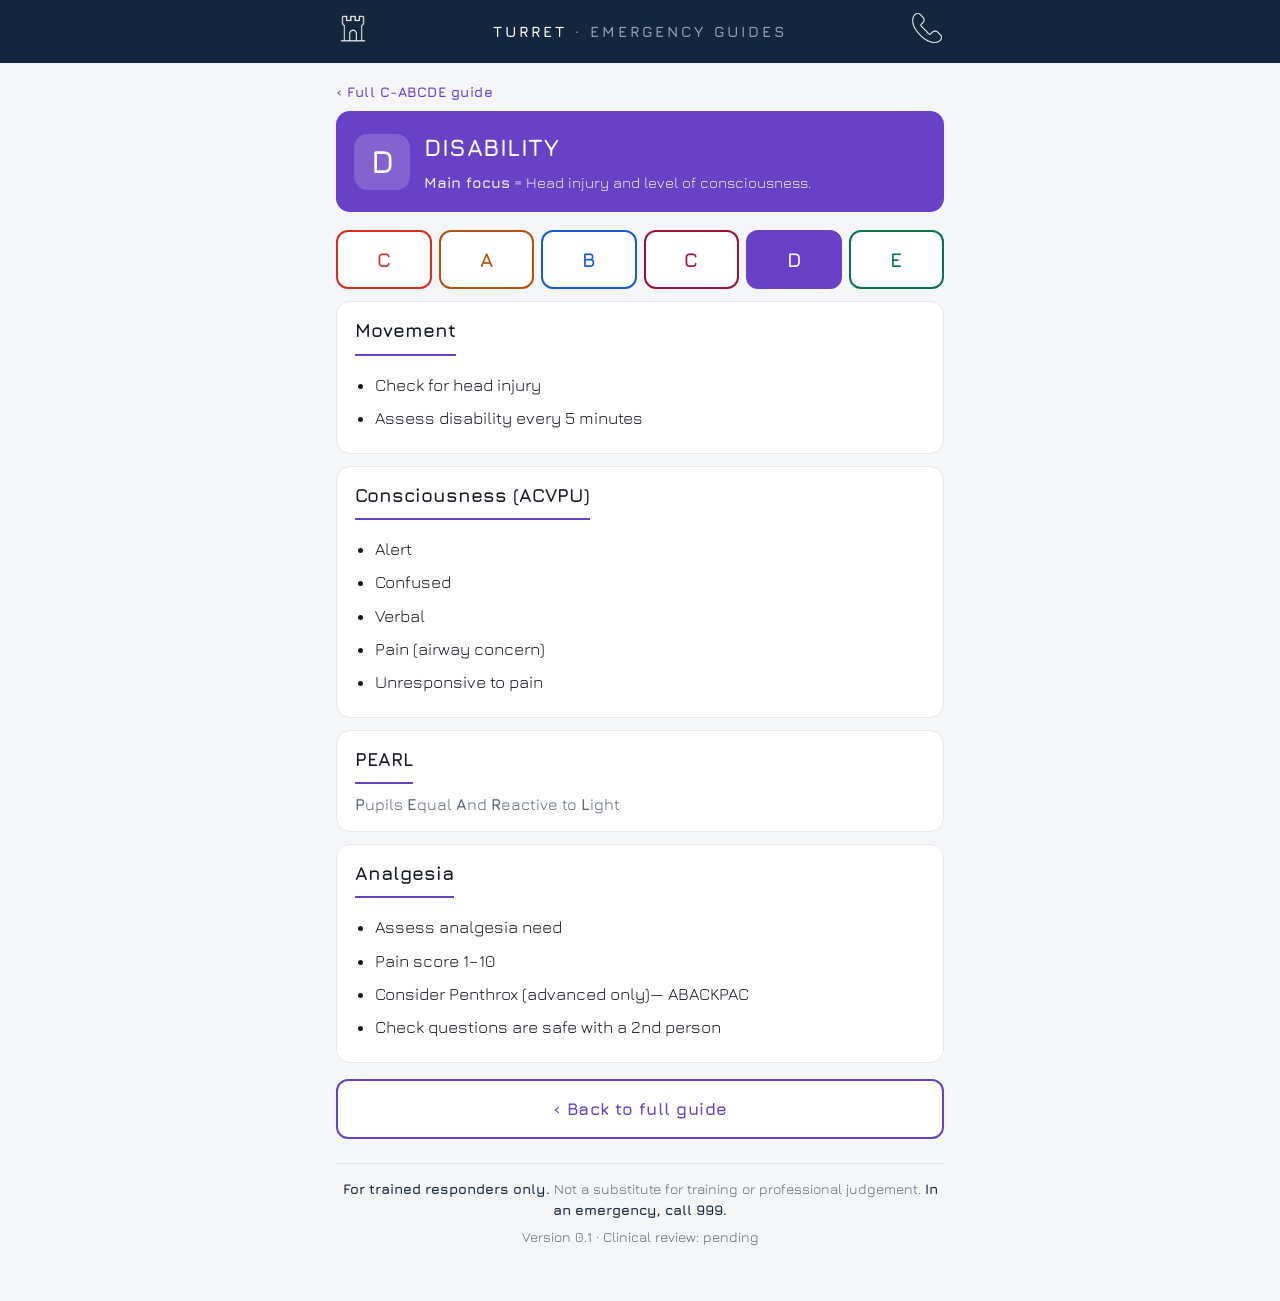
<file: Pages/guides/disability.html>
<!DOCTYPE html>
<html lang="en-GB">
<head>
  <meta charset="UTF-8">
  <meta name="viewport" content="width=device-width, initial-scale=1">
  <meta name="theme-color" content="#6941c6">
  <title>D — Disability · Emergency Guides</title>
  <link rel="manifest" href="/manifest.json">                         <!-- tells the browser this site is installable -->
  <link rel="apple-touch-icon" href="/Images/apple-touch-icon.png">  <!-- iPhone home screen icon (iPhones ignore manifest icons) -->
  <meta name="apple-mobile-web-app-capable" content="yes">             <!-- iPhone: open full screen, without Safari's bars -->
  <link rel="stylesheet" href="/fonts/fonts.css">   <!-- load Jura from our own files instead of Google -->
  <style>
    /* ---- design tokens ---- */
    :root{
      --bg:#f5f6f8;          /* page background */
      --surface:#ffffff;     /* card / panel background */
      --ink:#151a21;  
      --navy:#14263d;       /* primary text */
      --muted:#5b6672;       /* secondary text */
      --line:#e4e7ec;        /* borders and dividers */
      --accent:#151a21;      /* per-page accent colour (set inline) */
      --radius:14px;         /* shared corner rounding */
    }

    /* ---- base ---- */
    *{ box-sizing:border-box; -webkit-tap-highlight-color:transparent; }
    html{ -webkit-text-size-adjust:100%; }               /* stop iOS auto-zoom on text */
    body{
      margin:0;
      font-family:'Jura', system-ui, -apple-system, 'Segoe UI', Roboto, sans-serif;
      background:var(--bg);
      color:var(--ink);
      font-size:17px;                                    /* bigger base for phone use */
      line-height:1.55;
    }
    a{ color:inherit; text-decoration:none; }            /* links inherit colour, no underline */
    .wrap{ max-width:640px; margin:0 auto; padding:0 16px 48px; }  /* centre + phone padding */

    /* ---- brand bar: same as the index ---- */
    .topbar{
      background:var(--navy); color:#fff;
      padding:11px 0;
    }
    .topbar-inner{
      max-width:640px; margin:0 auto; padding:0 16px;
      display:flex; align-items:center; justify-content:space-between;
      gap:10px; text-align:center;
    }
    .topbar .brand-logo{ height:34px; width:auto; flex:none; }
    .topbar .brand{
      flex:1; min-width:0; font-weight:700;
      white-space:nowrap;
      letter-spacing:clamp(1px, 0.6vw, 3px);
      font-size:clamp(11px, 3.4vw, 15px);
    }
    .topbar .brand em{ font-style:normal; opacity:.55; }

    /* ---- landing hero ---- */
    .hero{ padding:22px 0 4px; }
    .hero h1{ margin:0; font-size:29px; font-weight:700; letter-spacing:1px; }
    .hero p{ margin:8px 0 0; color:var(--muted); font-size:16px; }

    /* ---- the C·A·B·C·D·E spine (on every page) ---- */
    .spine{ display:flex; gap:7px; margin:18px 0 4px; }
    .spine a{
      flex:1; text-align:center; padding:12px 0; border-radius:12px;
      font-weight:700; font-size:20px;
      border:2px solid var(--c); color:var(--c); background:var(--surface);
    }
    .spine a.active{ background:var(--c); color:#fff; }   /* the step you're on */

    /* ---- landing step cards ---- */
    .card{
      display:flex; align-items:center; gap:14px;
      background:var(--surface); border:1px solid var(--line);
      border-left:6px solid var(--accent);               /* colour tab down the side */
      border-radius:var(--radius); padding:16px; margin:11px 0;
    }
    .badge{
      flex:none; width:46px; height:46px; border-radius:11px;
      background:var(--accent); color:#fff;
      display:flex; align-items:center; justify-content:center;
      font-size:24px; font-weight:700;
    }
    .card-body{ flex:1; min-width:0; }
    .card-title{ display:block; font-size:19px; font-weight:700; }
    .card-sum{ display:block; color:var(--muted); font-size:15px; margin-top:2px; }
    .chev{ color:var(--muted); font-size:26px; font-weight:700; }

    /* ---- back link: in the step's colour ---- */
    .backlink{
      display:inline-block; margin:18px 0 2px;
      font-size:14px; font-weight:700;
      letter-spacing:.5px; color:var(--accent);
    }

    /* ---- step title block: in the step's colour ---- */
    .ptitle{
      display:flex; align-items:center; gap:14px;
      background:var(--accent); color:#fff;
      border-radius:var(--radius); padding:18px; margin:6px 0 4px;
    }
    .ptitle-badge{
      flex:none; width:56px; height:56px; border-radius:14px;
      background:rgba(255,255,255,.18);
      display:flex; align-items:center; justify-content:center;
      font-size:32px; font-weight:700;
    }
    .ptitle-text{ flex:1; min-width:0; }
    .ptitle h1{ margin:0; font-size:24px; font-weight:700; letter-spacing:.5px; }
    .ptitle .lead{ margin:5px 0 0; font-size:15px; opacity:.92; }

    /* ---- content blocks (letter pages) ---- */
    .block{
      background:var(--surface); border:1px solid var(--line);
      border-radius:var(--radius); padding:14px 18px; margin:12px 0;
    }
    .block h2{
      margin:0 0 8px; font-size:19px;
      padding-bottom:8px; border-bottom:2px solid var(--accent);
      display:inline-block;                              /* underline hugs the text */
    }
    .block .note{ color:var(--muted); margin:0; font-size:16px; }
    .block ul{ margin:8px 0 0; padding-left:20px; }
    .block li{ margin:7px 0; font-size:17px; }

    /* ---- full-guide button ---- */
    .fullbtn{
      display:block; text-align:center;
      background:var(--accent); color:#fff;
      font-weight:700; letter-spacing:.5px;
      padding:15px; border-radius:12px; margin:16px 0;
    }
    .fullbtn.ghost{ background:var(--surface); color:var(--accent); border:2px solid var(--accent); }

    /* ---- accessibility: keyboard focus + reduced motion ---- */
    a:focus-visible{ outline:3px solid #111; outline-offset:2px; }
    @media (prefers-reduced-motion:reduce){ *{ transition:none !important; } }

    /* ---- safety + version footer ---- */
    .pfoot{
      margin-top:24px; padding-top:14px;                 /* space above, then a gap under the divider line */
      border-top:1px solid var(--line);                  /* thin divider, same grey as other borders */
      text-align:center;                                 /* centred under the content */
      color:var(--muted); font-size:14px; line-height:1.5; /* quieter grey text, smaller than the protocol text */
    }
    .pfoot p{ margin:0 0 6px; }                          /* small gap between the two lines */
    .pfoot strong{ color:var(--navy); }                  /* key phrases in the darker text colour */
  </style>
</head>
<body style="--accent:#6941c6">

  <!-- Brand bar: same as the index -->
  <div class="topbar">
    <div class="topbar-inner">
      <a href="/index.html" aria-label="Home"><img src="/Images/turret_home.png" alt="" class="brand-logo"></a>
      <span class="brand">TURRET <em>&middot; EMERGENCY GUIDES</em></span>
      <a href="/Pages/contact.html" aria-label="Contact"><img src="/Images/phone.png" alt="" class="brand-logo"></a>
    </div>
  </div>

  <div class="wrap">

    <!-- Back to the full sequence -->
    <a class="backlink" href="/Pages/emergency.html">&lsaquo; Full C-ABCDE guide</a>

    <!-- Step title &amp; subtitle, in this step's colour -->
    <header class="ptitle">
      <span class="ptitle-badge">D</span>
      <div class="ptitle-text">
        <h1>DISABILITY</h1>
        <p class="lead"><b>Main focus</b> = Head injury and level of consciousness.</p>
      </div>
    </header>

    <!-- Spine: current step highlighted; tap any letter to jump -->
    <nav class="spine">
      <a style="--c:#d92d20" href="/Pages/guides/catastrophic_bleeding.html">C</a>
      <a style="--c:#b45309" href="/Pages/guides/airway.html">A</a>
      <a style="--c:#175cd3" href="/Pages/guides/breathing.html">B</a>
      <a style="--c:#9f1239" href="/Pages/guides/circulation.html">C</a>
      <a class="active" style="--c:#6941c6" href="/Pages/guides/disability.html">D</a>
      <a style="--c:#067647" href="/Pages/guides/exposure.html">E</a>
    </nav>

    <!-- The detail for this step -->
    <section class="block">
      <h2>Movement</h2>
      <ul>
        <li>Check for head injury</li>
        <li>Assess disability every 5 minutes</li>
      </ul>
    </section>
    <section class="block">
      <h2>Consciousness (ACVPU)</h2>
      <ul>
        <li>Alert</li>
        <li>Confused</li>
        <li>Verbal</li>
        <li>Pain (airway concern)</li>
        <li>Unresponsive to pain</li>
      </ul>
    </section>
    <section class="block">
      <h2>PEARL</h2>
      <p class="note"><b>P</b>upils <b>E</b>qual <b>A</b>nd <b>R</b>eactive to <b>L</b>ight</p>
    </section>
    <section class="block">
      <h2>Analgesia</h2>
      <ul>
        <li>Assess analgesia need</li>
        <li>Pain score 1–10</li>
        <li>Consider Penthrox (advanced only)— ABACKPAC</li>
        <li>Check questions are safe with a 2nd person</li>
      </ul>
    </section>

    <a class="fullbtn ghost" href="/Pages/emergency.html">&lsaquo; Back to full guide</a>

    <!-- Safety reminder and version, on every guide page -->
    <footer class="pfoot">
      <p><strong>For trained responders only.</strong> Not a substitute for training or professional judgement. <strong>In an emergency, call 999.</strong></p>  <!-- key safety message -->
      <p>Version 0.1 &middot; Clinical review: pending</p>  <!-- update on each release; becomes e.g. "Version 1.0 · Content reviewed March 2027" -->
    </footer>

  </div>
<script>
  if ('serviceWorker' in navigator) {             // only on browsers that support service workers
    navigator.serviceWorker.register('/sw.js');   // install our service worker from the root of the site
  }
</script>
</body>
</html>
</file>
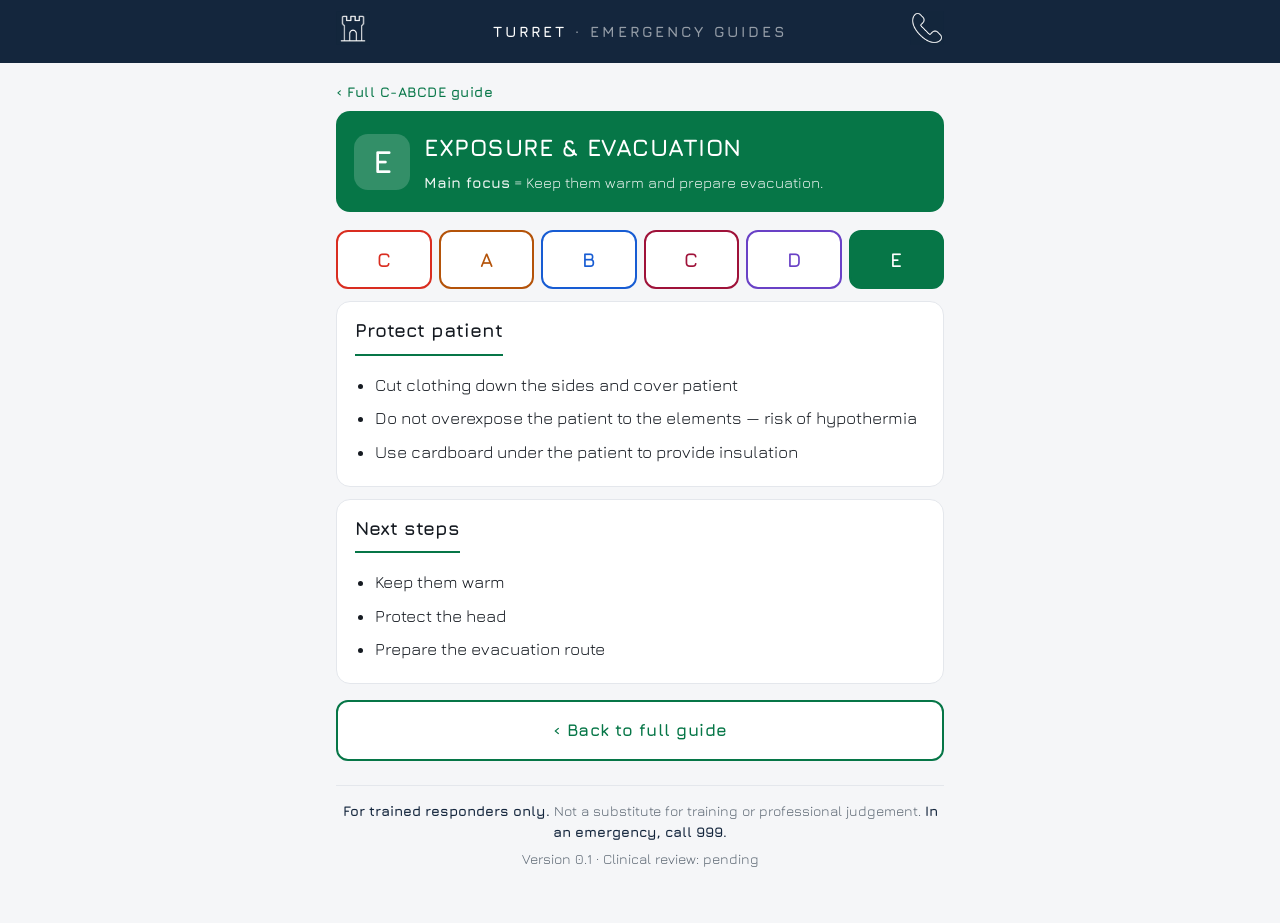
<file: Pages/guides/exposure.html>
<!DOCTYPE html>
<html lang="en-GB">
<head>
  <meta charset="UTF-8">
  <meta name="viewport" content="width=device-width, initial-scale=1">
  <meta name="theme-color" content="#067647">
  <title>E — Exposure / Evacuation · Emergency Guides</title>
  <link rel="manifest" href="/manifest.json">                         <!-- tells the browser this site is installable -->
  <link rel="apple-touch-icon" href="/Images/apple-touch-icon.png">  <!-- iPhone home screen icon (iPhones ignore manifest icons) -->
  <meta name="apple-mobile-web-app-capable" content="yes">             <!-- iPhone: open full screen, without Safari's bars -->
  <link rel="stylesheet" href="/fonts/fonts.css">   <!-- load Jura from our own files instead of Google -->
  <style>
    /* ---- design tokens ---- */
    :root{
      --bg:#f5f6f8;          /* page background */
      --surface:#ffffff;     /* card / panel background */
      --ink:#151a21;  
      --navy:#14263d;       /* primary text */
      --muted:#5b6672;       /* secondary text */
      --line:#e4e7ec;        /* borders and dividers */
      --accent:#151a21;      /* per-page accent colour (set inline) */
      --radius:14px;         /* shared corner rounding */
    }

    /* ---- base ---- */
    *{ box-sizing:border-box; -webkit-tap-highlight-color:transparent; }
    html{ -webkit-text-size-adjust:100%; }               /* stop iOS auto-zoom on text */
    body{
      margin:0;
      font-family:'Jura', system-ui, -apple-system, 'Segoe UI', Roboto, sans-serif;
      background:var(--bg);
      color:var(--ink);
      font-size:17px;                                    /* bigger base for phone use */
      line-height:1.55;
    }
    a{ color:inherit; text-decoration:none; }            /* links inherit colour, no underline */
    .wrap{ max-width:640px; margin:0 auto; padding:0 16px 48px; }  /* centre + phone padding */

    /* ---- brand bar: same as the index ---- */
    .topbar{
      background:var(--navy); color:#fff;
      padding:11px 0;
    }
    .topbar-inner{
      max-width:640px; margin:0 auto; padding:0 16px;
      display:flex; align-items:center; justify-content:space-between;
      gap:10px; text-align:center;
    }
    .topbar .brand-logo{ height:34px; width:auto; flex:none; }
    .topbar .brand{
      flex:1; min-width:0; font-weight:700;
      white-space:nowrap;
      letter-spacing:clamp(1px, 0.6vw, 3px);
      font-size:clamp(11px, 3.4vw, 15px);
    }
    .topbar .brand em{ font-style:normal; opacity:.55; }

    /* ---- landing hero ---- */
    .hero{ padding:22px 0 4px; }
    .hero h1{ margin:0; font-size:29px; font-weight:700; letter-spacing:1px; }
    .hero p{ margin:8px 0 0; color:var(--muted); font-size:16px; }

    /* ---- the C·A·B·C·D·E spine (on every page) ---- */
    .spine{ display:flex; gap:7px; margin:18px 0 4px; }
    .spine a{
      flex:1; text-align:center; padding:12px 0; border-radius:12px;
      font-weight:700; font-size:20px;
      border:2px solid var(--c); color:var(--c); background:var(--surface);
    }
    .spine a.active{ background:var(--c); color:#fff; }   /* the step you're on */

    /* ---- landing step cards ---- */
    .card{
      display:flex; align-items:center; gap:14px;
      background:var(--surface); border:1px solid var(--line);
      border-left:6px solid var(--accent);               /* colour tab down the side */
      border-radius:var(--radius); padding:16px; margin:11px 0;
    }
    .badge{
      flex:none; width:46px; height:46px; border-radius:11px;
      background:var(--accent); color:#fff;
      display:flex; align-items:center; justify-content:center;
      font-size:24px; font-weight:700;
    }
    .card-body{ flex:1; min-width:0; }
    .card-title{ display:block; font-size:19px; font-weight:700; }
    .card-sum{ display:block; color:var(--muted); font-size:15px; margin-top:2px; }
    .chev{ color:var(--muted); font-size:26px; font-weight:700; }

    /* ---- back link: in the step's colour ---- */
    .backlink{
      display:inline-block; margin:18px 0 2px;
      font-size:14px; font-weight:700;
      letter-spacing:.5px; color:var(--accent);
    }

    /* ---- step title block: in the step's colour ---- */
    .ptitle{
      display:flex; align-items:center; gap:14px;
      background:var(--accent); color:#fff;
      border-radius:var(--radius); padding:18px; margin:6px 0 4px;
    }
    .ptitle-badge{
      flex:none; width:56px; height:56px; border-radius:14px;
      background:rgba(255,255,255,.18);
      display:flex; align-items:center; justify-content:center;
      font-size:32px; font-weight:700;
    }
    .ptitle-text{ flex:1; min-width:0; }
    .ptitle h1{ margin:0; font-size:24px; font-weight:700; letter-spacing:.5px; }
    .ptitle .lead{ margin:5px 0 0; font-size:15px; opacity:.92; }

    /* ---- content blocks (letter pages) ---- */
    .block{
      background:var(--surface); border:1px solid var(--line);
      border-radius:var(--radius); padding:14px 18px; margin:12px 0;
    }
    .block h2{
      margin:0 0 8px; font-size:19px;
      padding-bottom:8px; border-bottom:2px solid var(--accent);
      display:inline-block;                              /* underline hugs the text */
    }
    .block .note{ color:var(--muted); margin:0; font-size:16px; }
    .block ul{ margin:8px 0 0; padding-left:20px; }
    .block li{ margin:7px 0; font-size:17px; }

    /* ---- full-guide button ---- */
    .fullbtn{
      display:block; text-align:center;
      background:var(--accent); color:#fff;
      font-weight:700; letter-spacing:.5px;
      padding:15px; border-radius:12px; margin:16px 0;
    }
    .fullbtn.ghost{ background:var(--surface); color:var(--accent); border:2px solid var(--accent); }

    /* ---- accessibility: keyboard focus + reduced motion ---- */
    a:focus-visible{ outline:3px solid #111; outline-offset:2px; }
    @media (prefers-reduced-motion:reduce){ *{ transition:none !important; } }

    /* ---- safety + version footer ---- */
    .pfoot{
      margin-top:24px; padding-top:14px;                 /* space above, then a gap under the divider line */
      border-top:1px solid var(--line);                  /* thin divider, same grey as other borders */
      text-align:center;                                 /* centred under the content */
      color:var(--muted); font-size:14px; line-height:1.5; /* quieter grey text, smaller than the protocol text */
    }
    .pfoot p{ margin:0 0 6px; }                          /* small gap between the two lines */
    .pfoot strong{ color:var(--navy); }                  /* key phrases in the darker text colour */
  </style>
</head>
<body style="--accent:#067647">

  <!-- Brand bar: same as the index -->
  <div class="topbar">
    <div class="topbar-inner">
      <a href="/index.html" aria-label="Home"><img src="/Images/turret_home.png" alt="" class="brand-logo"></a>
      <span class="brand">TURRET <em>&middot; EMERGENCY GUIDES</em></span>
      <a href="/Pages/contact.html" aria-label="Contact"><img src="/Images/phone.png" alt="" class="brand-logo"></a>
    </div>
  </div>

  <div class="wrap">

    <!-- Back to the full sequence -->
    <a class="backlink" href="/Pages/emergency.html">&lsaquo; Full C-ABCDE guide</a>

    <!-- Step title &amp; subtitle, in this step's colour -->
    <header class="ptitle">
      <span class="ptitle-badge">E</span>
      <div class="ptitle-text">
        <h1>EXPOSURE & EVACUATION</h1>
        <p class="lead"><b>Main focus</b> = Keep them warm and prepare evacuation.</p>
      </div>
    </header>

    <!-- Spine: current step highlighted; tap any letter to jump -->
    <nav class="spine">
      <a style="--c:#d92d20" href="/Pages/guides/catastrophic_bleeding.html">C</a>
      <a style="--c:#b45309" href="/Pages/guides/airway.html">A</a>
      <a style="--c:#175cd3" href="/Pages/guides/breathing.html">B</a>
      <a style="--c:#9f1239" href="/Pages/guides/circulation.html">C</a>
      <a style="--c:#6941c6" href="/Pages/guides/disability.html">D</a>
      <a class="active" style="--c:#067647" href="/Pages/guides/exposure.html">E</a>
    </nav>

    <!-- The detail for this step -->
    <section class="block">
      <h2>Protect patient</h2>
      <ul>
        <li>Cut clothing down the sides and cover patient</li>
        <li>Do not overexpose the patient to the elements — risk of hypothermia</li>
        <li>Use cardboard under the patient to provide insulation</li>
      </ul>
    </section>
    <section class="block">
      <h2>Next steps</h2>
      <ul>
        <li>Keep them warm</li>
        <li>Protect the head</li>
        <li>Prepare the evacuation route</li>
      </ul>
    </section>

    <a class="fullbtn ghost" href="/Pages/emergency.html">&lsaquo; Back to full guide</a>

    <!-- Safety reminder and version, on every guide page -->
    <footer class="pfoot">
      <p><strong>For trained responders only.</strong> Not a substitute for training or professional judgement. <strong>In an emergency, call 999.</strong></p>  <!-- key safety message -->
      <p>Version 0.1 &middot; Clinical review: pending</p>  <!-- update on each release; becomes e.g. "Version 1.0 · Content reviewed March 2027" -->
    </footer>

  </div>
<script>
  if ('serviceWorker' in navigator) {             // only on browsers that support service workers
    navigator.serviceWorker.register('/sw.js');   // install our service worker from the root of the site
  }
</script>
</body>
</html>
</file>
<file: fonts/fonts.css>
/* Jura, hosted locally so the app works offline. One rule per weight used. */

@font-face {                                          /* defines a font the pages can use */
  font-family: 'Jura';                                /* the name your CSS already asks for */
  src: url('/fonts/jura-400.woff2') format('woff2'); /* where the file is, and its format */
  font-weight: 400;                                   /* this file is the regular weight */
  font-display: swap;                                 /* show text straight away in a fallback font, then swap to Jura */
}

@font-face {
  font-family: 'Jura';
  src: url('/fonts/jura-500.woff2') format('woff2');
  font-weight: 500;                                   /* medium */
  font-display: swap;
}

@font-face {
  font-family: 'Jura';
  src: url('/fonts/jura-600.woff2') format('woff2');
  font-weight: 600;                                   /* semi-bold */
  font-display: swap;
}

@font-face {
  font-family: 'Jura';
  src: url('/fonts/jura-700.woff2') format('woff2');
  font-weight: 700;                                   /* bold */
  font-display: swap;
}
</file>
